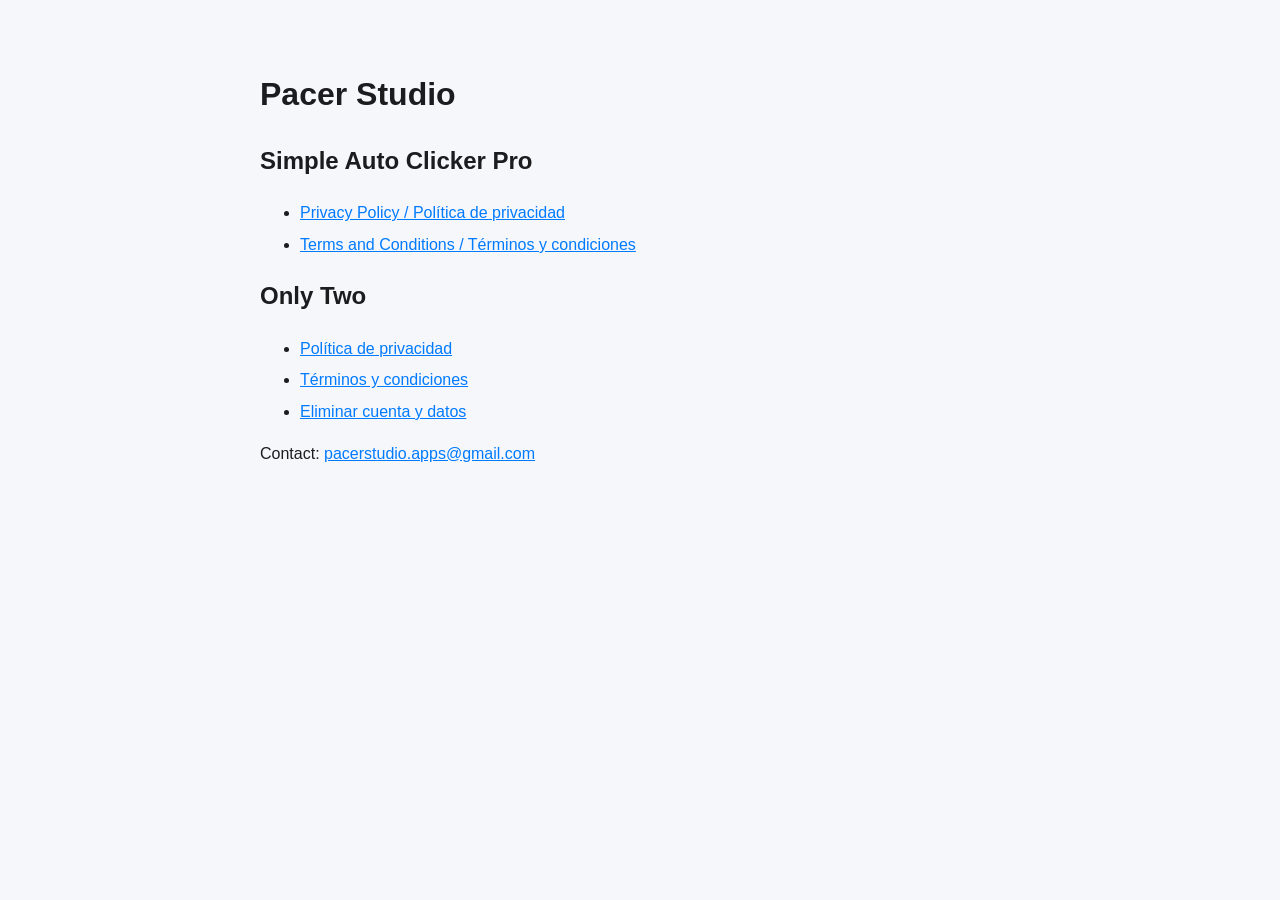
<file: index.html>
<!doctype html>
<html lang="en">
<head>
<meta charset="utf-8">
<meta name="viewport" content="width=device-width, initial-scale=1">
<title>Pacer Studio</title>
<style>body{font-family:-apple-system,Segoe UI,Roboto,Arial,sans-serif;line-height:1.6;color:#1c1c1e;background:#f5f7fb;margin:0}main{max-width:760px;margin:0 auto;padding:48px 20px}a{color:#007aff}li{margin:6px 0}</style>
</head>
<body>
<main>
<h1>Pacer Studio</h1>
<h2>Simple Auto Clicker Pro</h2>
<ul>
<li><a href="privacy.html">Privacy Policy / Pol&iacute;tica de privacidad</a></li>
<li><a href="terms.html">Terms and Conditions / T&eacute;rminos y condiciones</a></li>
</ul>
<h2>Only Two</h2>
<ul>
<li><a href="onlytwo/privacidad.html">Pol&iacute;tica de privacidad</a></li>
<li><a href="onlytwo/terminos.html">T&eacute;rminos y condiciones</a></li>
<li><a href="onlytwo/eliminar-cuenta.html">Eliminar cuenta y datos</a></li>
</ul>
<p>Contact: <a href="mailto:pacerstudio.apps@gmail.com">pacerstudio.apps@gmail.com</a></p>
</main>
</body>
</html>
</file>
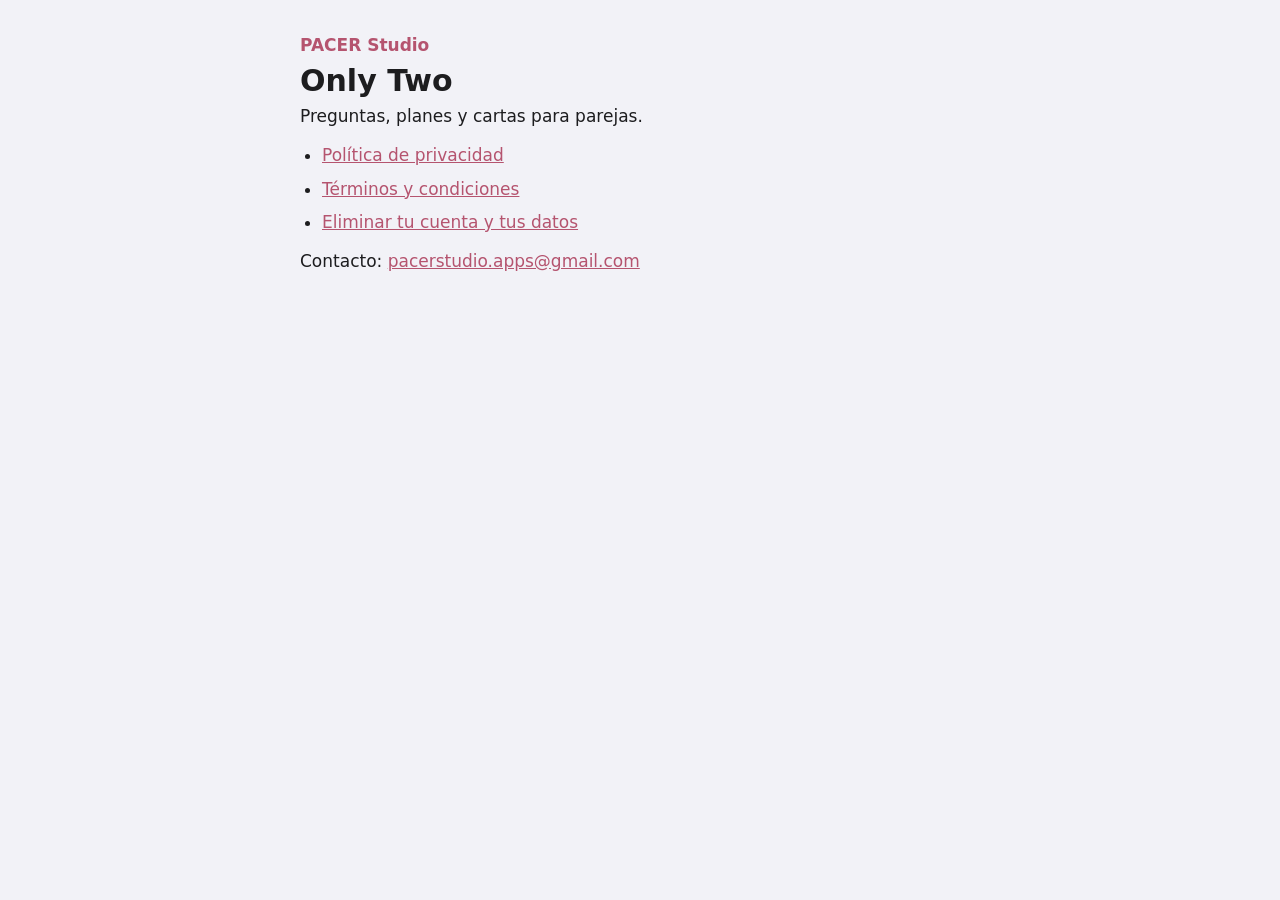
<file: onlytwo/index.html>
<!doctype html>
<html lang="es">
<head>
<meta charset="utf-8">
<meta name="viewport" content="width=device-width, initial-scale=1">
<title>Only Two</title>
<link rel="stylesheet" href="legal.css">
</head>
<body>
<main>
<p class="app">PACER Studio</p>
<h1>Only Two</h1>
<p>Preguntas, planes y cartas para parejas.</p>
<ul>
  <li><a href="privacidad.html">Política de privacidad</a></li>
  <li><a href="terminos.html">Términos y condiciones</a></li>
  <li><a href="eliminar-cuenta.html">Eliminar tu cuenta y tus datos</a></li>
</ul>
<p>Contacto: <a href="mailto:pacerstudio.apps@gmail.com">pacerstudio.apps@gmail.com</a></p>
</main>
</body>
</html>
</file>
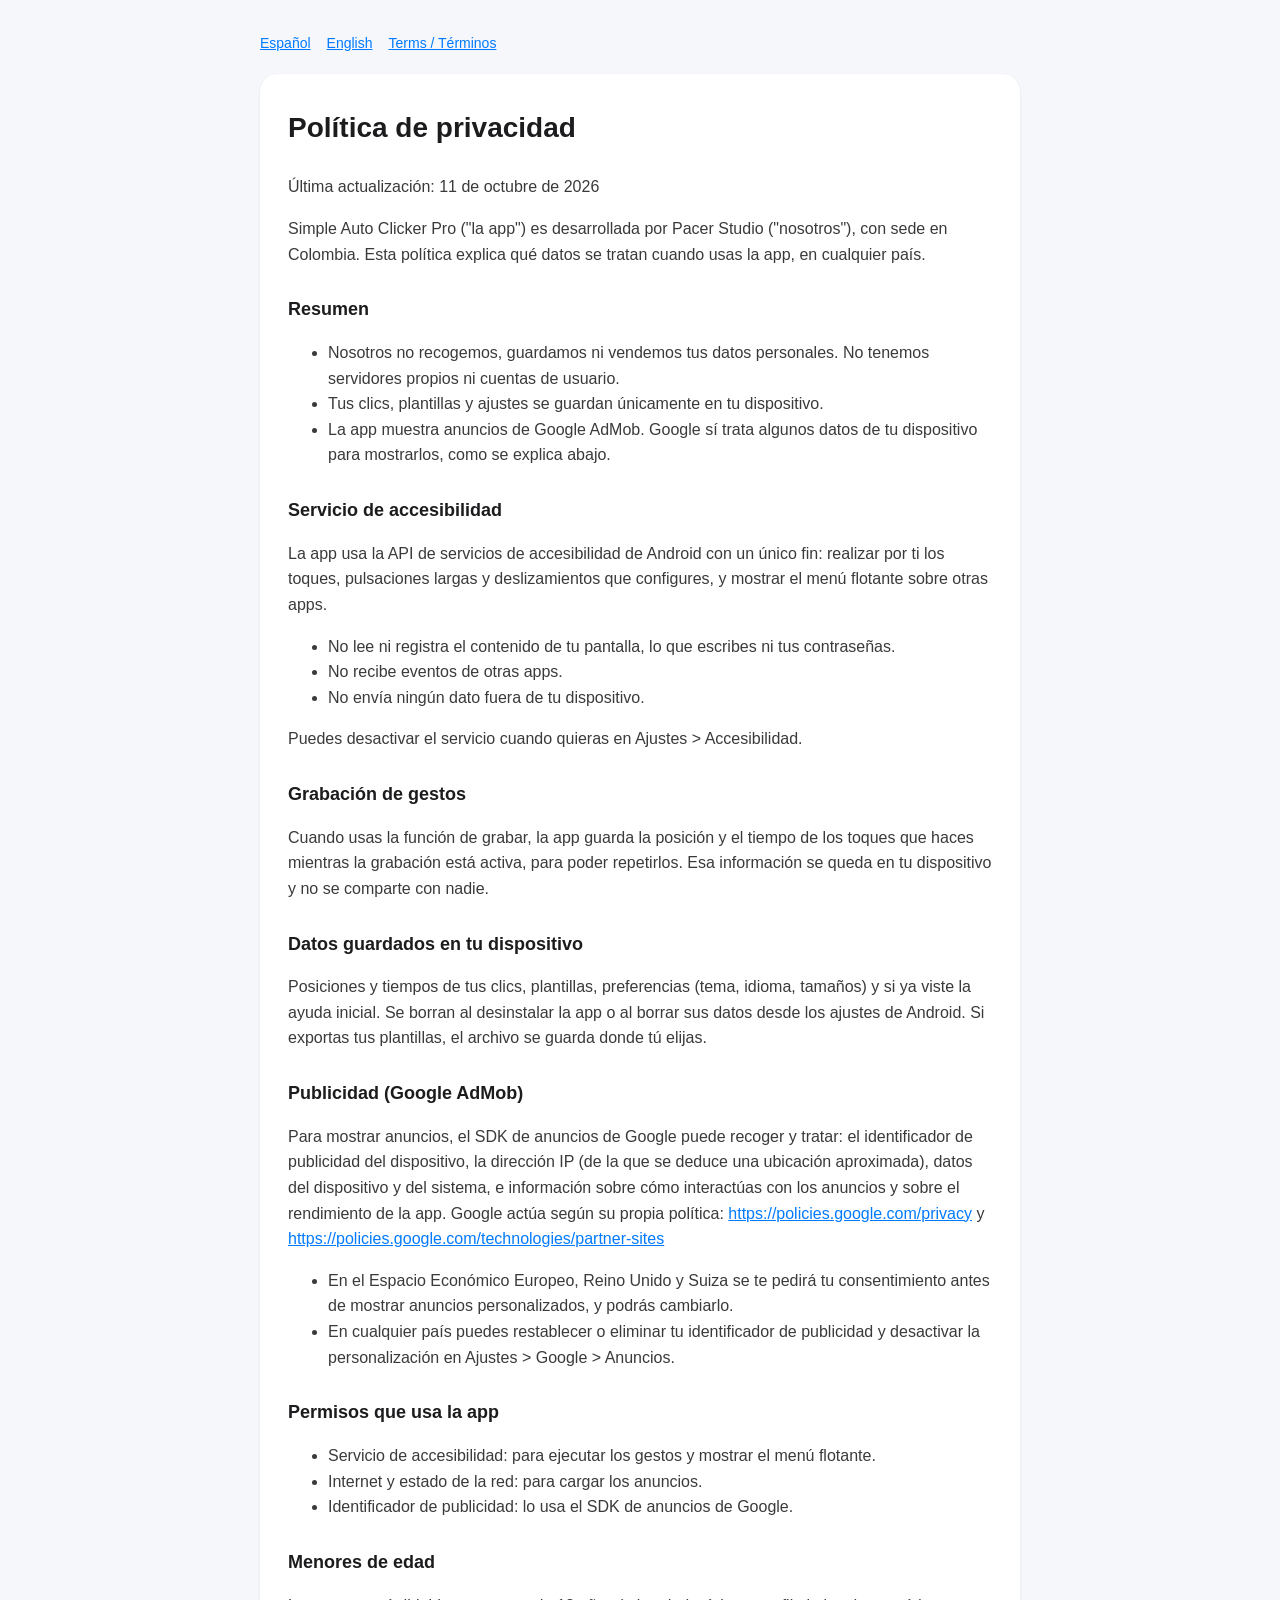
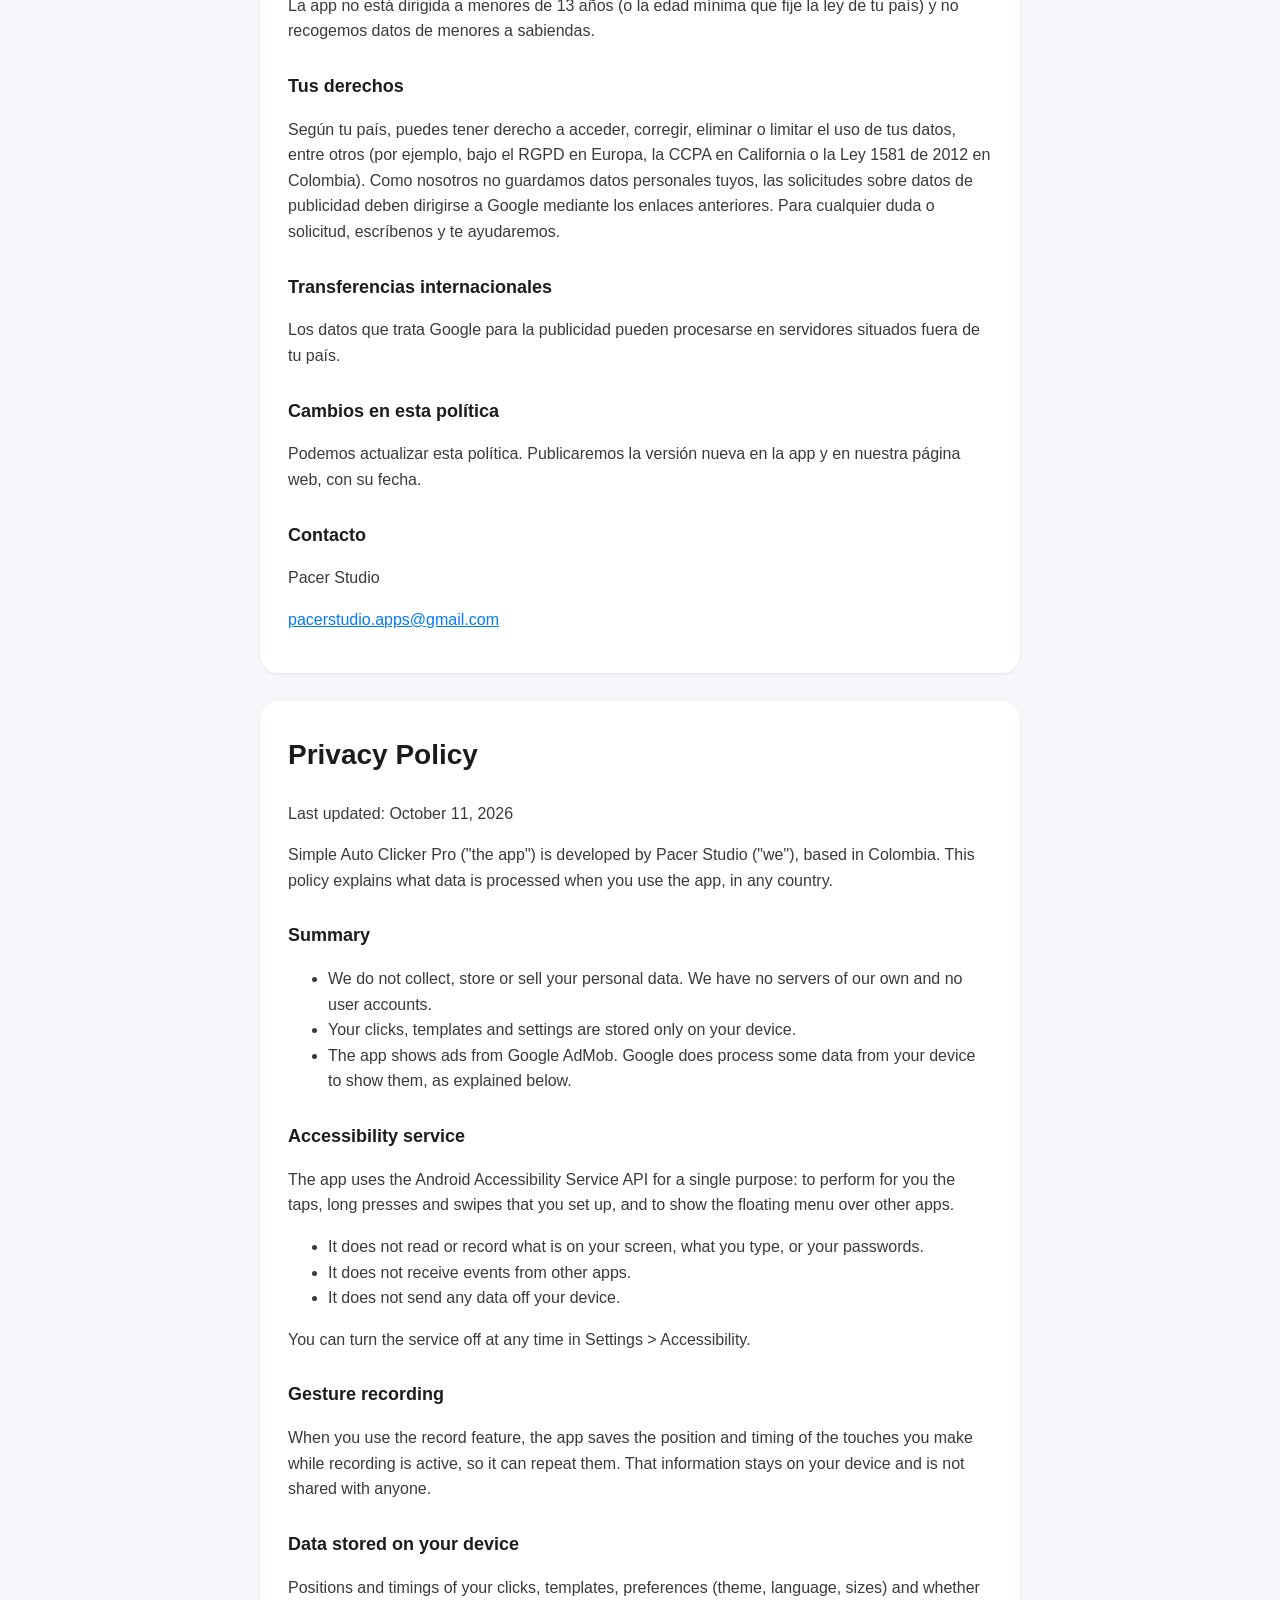
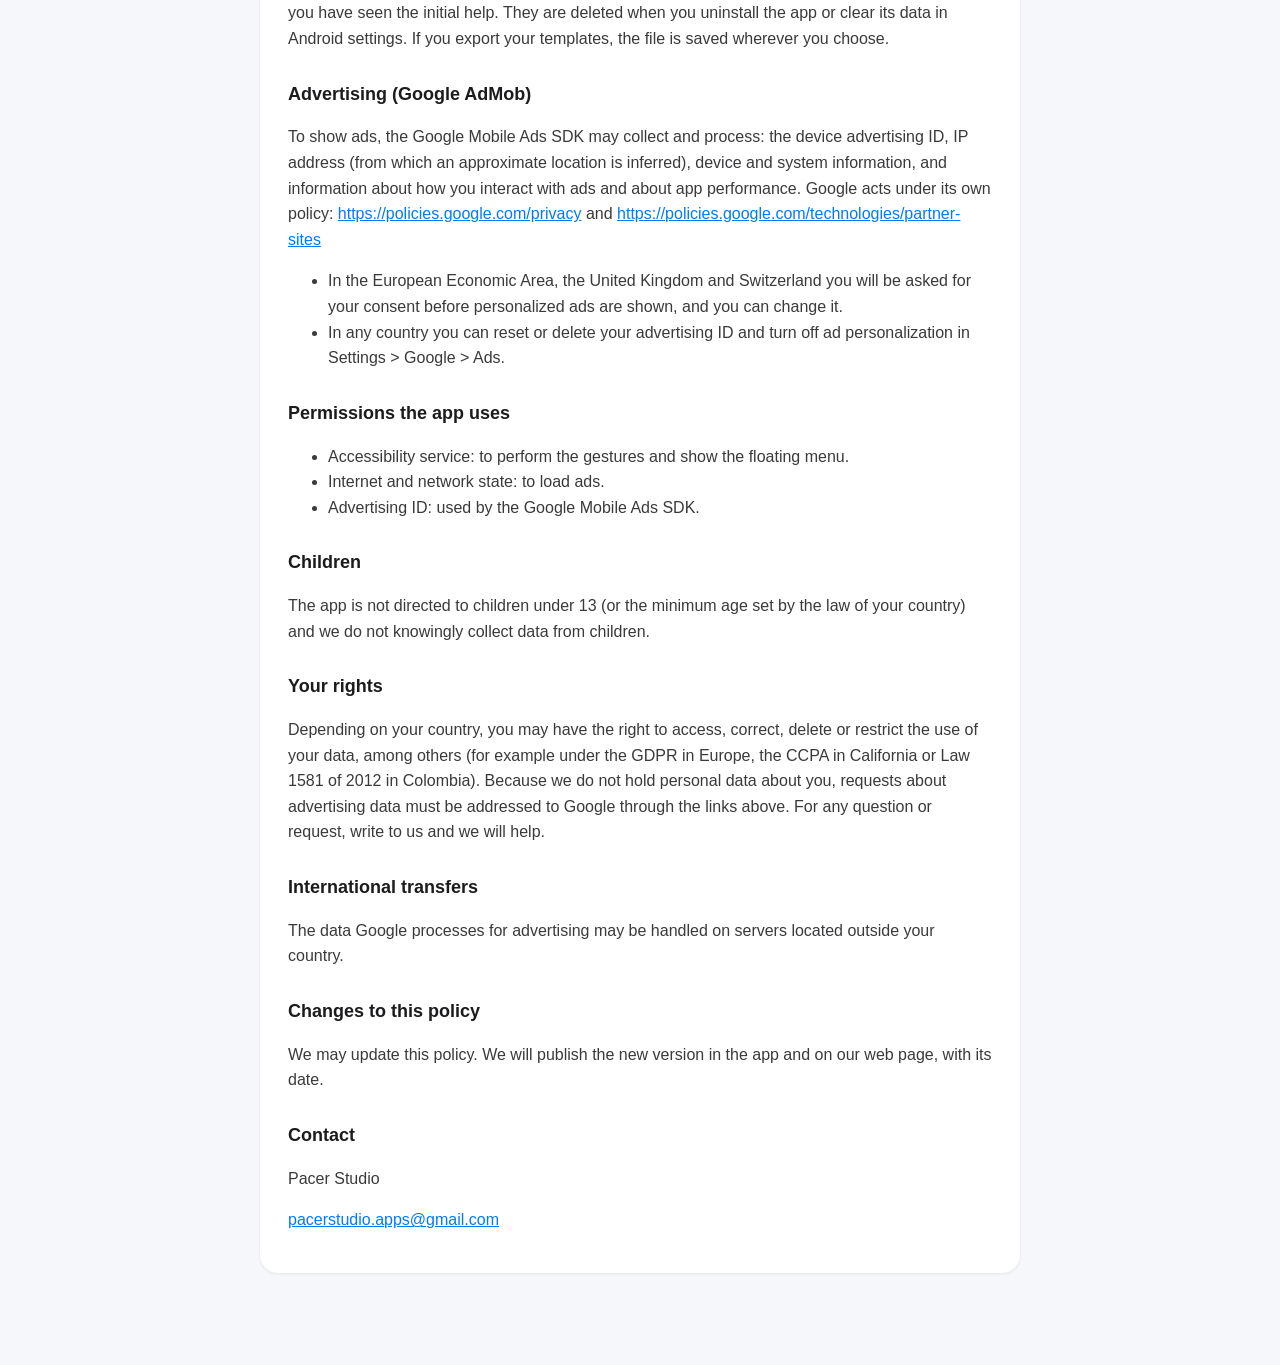
<file: privacy.html>
<!doctype html>
<html lang="es">
<head>
<meta charset="utf-8">
<meta name="viewport" content="width=device-width, initial-scale=1">
<title>Privacy Policy - Simple Auto Clicker Pro</title>
<style>body{font-family:-apple-system,Segoe UI,Roboto,Arial,sans-serif;line-height:1.6;color:#1c1c1e;background:#f5f7fb;margin:0}main{max-width:760px;margin:0 auto;padding:32px 20px 64px}section{background:#fff;border-radius:18px;padding:8px 28px 24px;margin-bottom:28px;box-shadow:0 1px 3px rgba(0,0,0,.08)}h1{font-size:28px;margin-top:24px}h2{font-size:18px;margin-top:28px}p,li{color:#3a3a3c}a{color:#007aff}nav{margin-bottom:20px;font-size:14px}nav a{margin-right:16px}</style>
</head>
<body>
<main>
<nav><a href="#es">Espa&ntilde;ol</a><a href="#en">English</a><a href="terms.html">Terms / T&eacute;rminos</a></nav>
<section id="es" lang="es">
<h1>Pol&#237;tica de privacidad</h1>
<p>&#218;ltima actualizaci&#243;n: 11 de octubre de 2026</p>
<p>Simple Auto Clicker Pro (&quot;la app&quot;) es desarrollada por Pacer Studio (&quot;nosotros&quot;), con sede en Colombia. Esta pol&#237;tica explica qu&#233; datos se tratan cuando usas la app, en cualquier pa&#237;s.</p>
<h2>Resumen</h2>
<ul>
<li>Nosotros no recogemos, guardamos ni vendemos tus datos personales. No tenemos servidores propios ni cuentas de usuario.</li>
<li>Tus clics, plantillas y ajustes se guardan &#250;nicamente en tu dispositivo.</li>
<li>La app muestra anuncios de Google AdMob. Google s&#237; trata algunos datos de tu dispositivo para mostrarlos, como se explica abajo.</li>
</ul>
<h2>Servicio de accesibilidad</h2>
<p>La app usa la API de servicios de accesibilidad de Android con un &#250;nico fin: realizar por ti los toques, pulsaciones largas y deslizamientos que configures, y mostrar el men&#250; flotante sobre otras apps.</p>
<ul>
<li>No lee ni registra el contenido de tu pantalla, lo que escribes ni tus contrase&#241;as.</li>
<li>No recibe eventos de otras apps.</li>
<li>No env&#237;a ning&#250;n dato fuera de tu dispositivo.</li>
</ul>
<p>Puedes desactivar el servicio cuando quieras en Ajustes &gt; Accesibilidad.</p>
<h2>Grabaci&#243;n de gestos</h2>
<p>Cuando usas la funci&#243;n de grabar, la app guarda la posici&#243;n y el tiempo de los toques que haces mientras la grabaci&#243;n est&#225; activa, para poder repetirlos. Esa informaci&#243;n se queda en tu dispositivo y no se comparte con nadie.</p>
<h2>Datos guardados en tu dispositivo</h2>
<p>Posiciones y tiempos de tus clics, plantillas, preferencias (tema, idioma, tama&#241;os) y si ya viste la ayuda inicial. Se borran al desinstalar la app o al borrar sus datos desde los ajustes de Android. Si exportas tus plantillas, el archivo se guarda donde t&#250; elijas.</p>
<h2>Publicidad (Google AdMob)</h2>
<p>Para mostrar anuncios, el SDK de anuncios de Google puede recoger y tratar: el identificador de publicidad del dispositivo, la direcci&#243;n IP (de la que se deduce una ubicaci&#243;n aproximada), datos del dispositivo y del sistema, e informaci&#243;n sobre c&#243;mo interact&#250;as con los anuncios y sobre el rendimiento de la app. Google act&#250;a seg&#250;n su propia pol&#237;tica: <a href="https://policies.google.com/privacy">https://policies.google.com/privacy</a> y <a href="https://policies.google.com/technologies/partner-sites">https://policies.google.com/technologies/partner-sites</a></p>
<ul>
<li>En el Espacio Econ&#243;mico Europeo, Reino Unido y Suiza se te pedir&#225; tu consentimiento antes de mostrar anuncios personalizados, y podr&#225;s cambiarlo.</li>
<li>En cualquier pa&#237;s puedes restablecer o eliminar tu identificador de publicidad y desactivar la personalizaci&#243;n en Ajustes &gt; Google &gt; Anuncios.</li>
</ul>
<h2>Permisos que usa la app</h2>
<ul>
<li>Servicio de accesibilidad: para ejecutar los gestos y mostrar el men&#250; flotante.</li>
<li>Internet y estado de la red: para cargar los anuncios.</li>
<li>Identificador de publicidad: lo usa el SDK de anuncios de Google.</li>
</ul>
<h2>Menores de edad</h2>
<p>La app no est&#225; dirigida a menores de 13 a&#241;os (o la edad m&#237;nima que fije la ley de tu pa&#237;s) y no recogemos datos de menores a sabiendas.</p>
<h2>Tus derechos</h2>
<p>Seg&#250;n tu pa&#237;s, puedes tener derecho a acceder, corregir, eliminar o limitar el uso de tus datos, entre otros (por ejemplo, bajo el RGPD en Europa, la CCPA en California o la Ley 1581 de 2012 en Colombia). Como nosotros no guardamos datos personales tuyos, las solicitudes sobre datos de publicidad deben dirigirse a Google mediante los enlaces anteriores. Para cualquier duda o solicitud, escr&#237;benos y te ayudaremos.</p>
<h2>Transferencias internacionales</h2>
<p>Los datos que trata Google para la publicidad pueden procesarse en servidores situados fuera de tu pa&#237;s.</p>
<h2>Cambios en esta pol&#237;tica</h2>
<p>Podemos actualizar esta pol&#237;tica. Publicaremos la versi&#243;n nueva en la app y en nuestra p&#225;gina web, con su fecha.</p>
<h2>Contacto</h2>
<p>Pacer Studio</p>
<p><a href="mailto:pacerstudio.apps@gmail.com">pacerstudio.apps@gmail.com</a></p>
</section>
<section id="en" lang="en">
<h1>Privacy Policy</h1>
<p>Last updated: October 11, 2026</p>
<p>Simple Auto Clicker Pro (&quot;the app&quot;) is developed by Pacer Studio (&quot;we&quot;), based in Colombia. This policy explains what data is processed when you use the app, in any country.</p>
<h2>Summary</h2>
<ul>
<li>We do not collect, store or sell your personal data. We have no servers of our own and no user accounts.</li>
<li>Your clicks, templates and settings are stored only on your device.</li>
<li>The app shows ads from Google AdMob. Google does process some data from your device to show them, as explained below.</li>
</ul>
<h2>Accessibility service</h2>
<p>The app uses the Android Accessibility Service API for a single purpose: to perform for you the taps, long presses and swipes that you set up, and to show the floating menu over other apps.</p>
<ul>
<li>It does not read or record what is on your screen, what you type, or your passwords.</li>
<li>It does not receive events from other apps.</li>
<li>It does not send any data off your device.</li>
</ul>
<p>You can turn the service off at any time in Settings &gt; Accessibility.</p>
<h2>Gesture recording</h2>
<p>When you use the record feature, the app saves the position and timing of the touches you make while recording is active, so it can repeat them. That information stays on your device and is not shared with anyone.</p>
<h2>Data stored on your device</h2>
<p>Positions and timings of your clicks, templates, preferences (theme, language, sizes) and whether you have seen the initial help. They are deleted when you uninstall the app or clear its data in Android settings. If you export your templates, the file is saved wherever you choose.</p>
<h2>Advertising (Google AdMob)</h2>
<p>To show ads, the Google Mobile Ads SDK may collect and process: the device advertising ID, IP address (from which an approximate location is inferred), device and system information, and information about how you interact with ads and about app performance. Google acts under its own policy: <a href="https://policies.google.com/privacy">https://policies.google.com/privacy</a> and <a href="https://policies.google.com/technologies/partner-sites">https://policies.google.com/technologies/partner-sites</a></p>
<ul>
<li>In the European Economic Area, the United Kingdom and Switzerland you will be asked for your consent before personalized ads are shown, and you can change it.</li>
<li>In any country you can reset or delete your advertising ID and turn off ad personalization in Settings &gt; Google &gt; Ads.</li>
</ul>
<h2>Permissions the app uses</h2>
<ul>
<li>Accessibility service: to perform the gestures and show the floating menu.</li>
<li>Internet and network state: to load ads.</li>
<li>Advertising ID: used by the Google Mobile Ads SDK.</li>
</ul>
<h2>Children</h2>
<p>The app is not directed to children under 13 (or the minimum age set by the law of your country) and we do not knowingly collect data from children.</p>
<h2>Your rights</h2>
<p>Depending on your country, you may have the right to access, correct, delete or restrict the use of your data, among others (for example under the GDPR in Europe, the CCPA in California or Law 1581 of 2012 in Colombia). Because we do not hold personal data about you, requests about advertising data must be addressed to Google through the links above. For any question or request, write to us and we will help.</p>
<h2>International transfers</h2>
<p>The data Google processes for advertising may be handled on servers located outside your country.</p>
<h2>Changes to this policy</h2>
<p>We may update this policy. We will publish the new version in the app and on our web page, with its date.</p>
<h2>Contact</h2>
<p>Pacer Studio</p>
<p><a href="mailto:pacerstudio.apps@gmail.com">pacerstudio.apps@gmail.com</a></p>
</section>
</main>
</body>
</html>
</file>
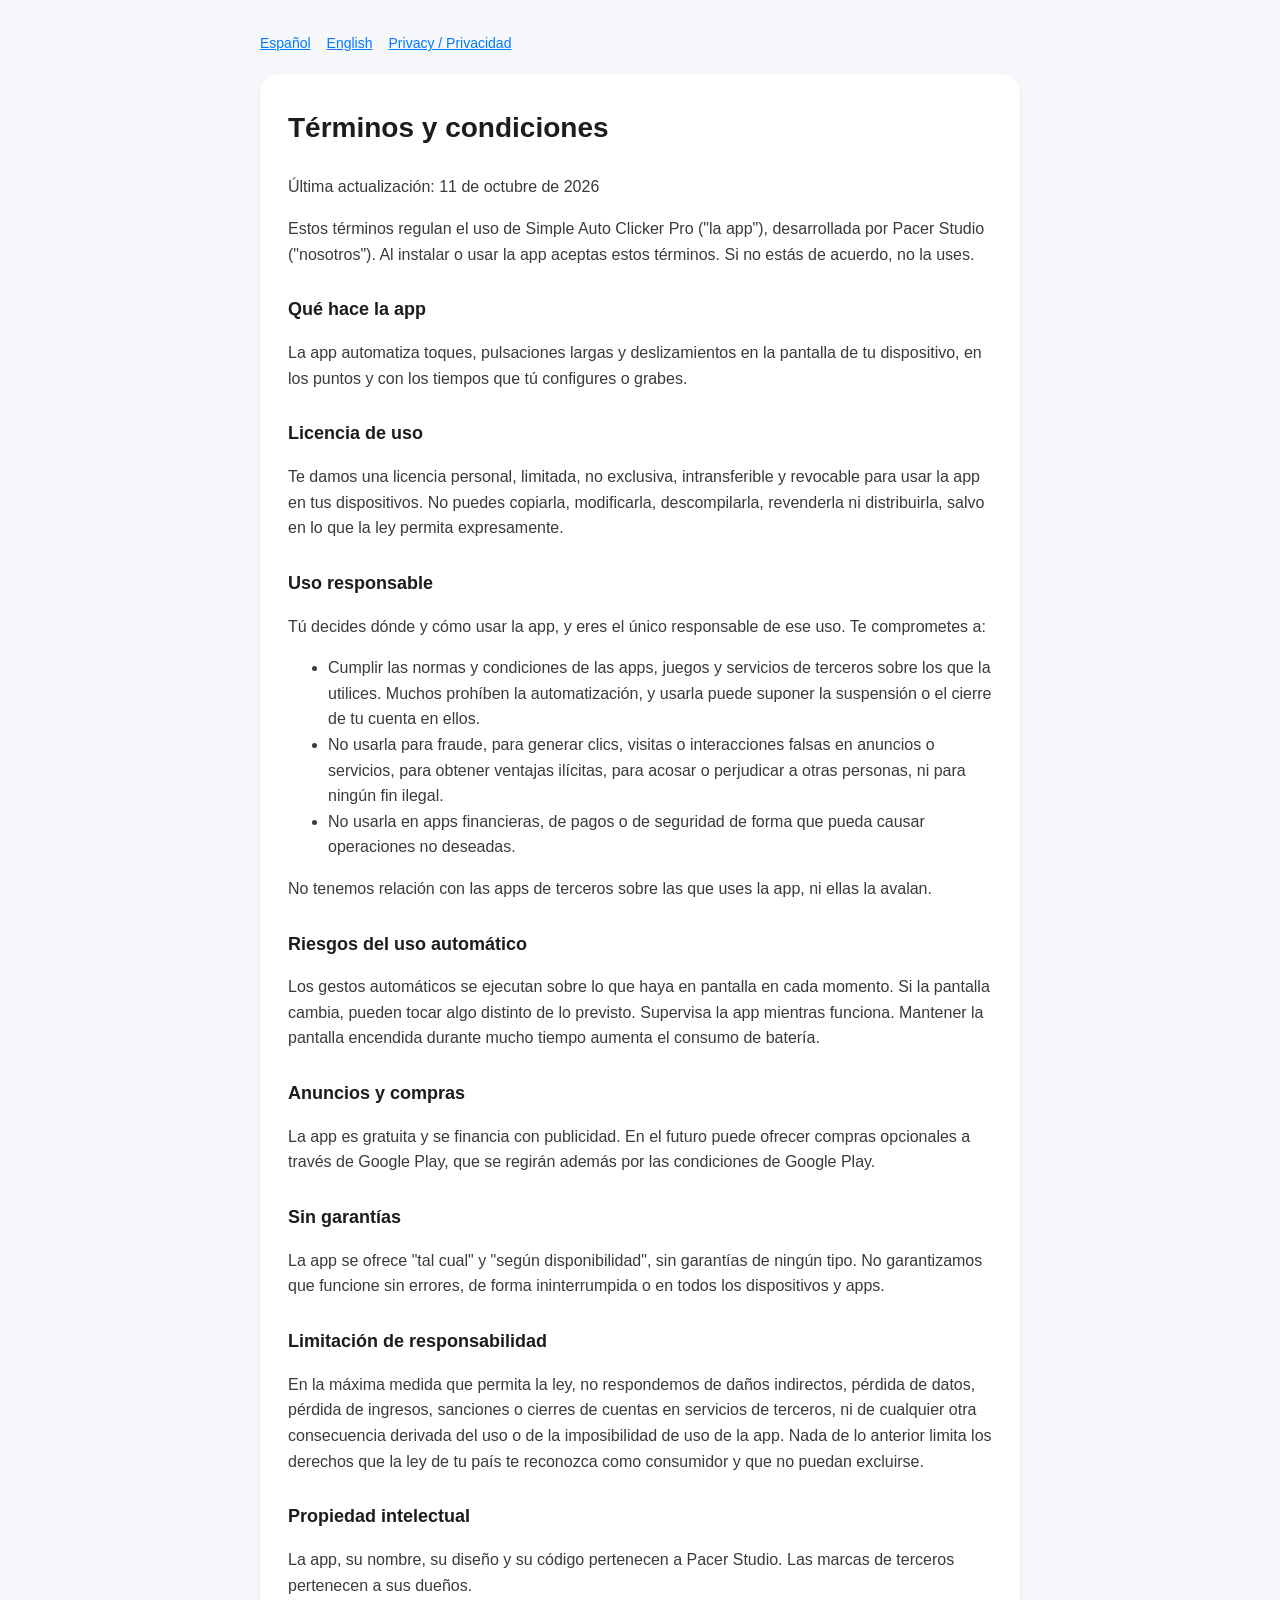
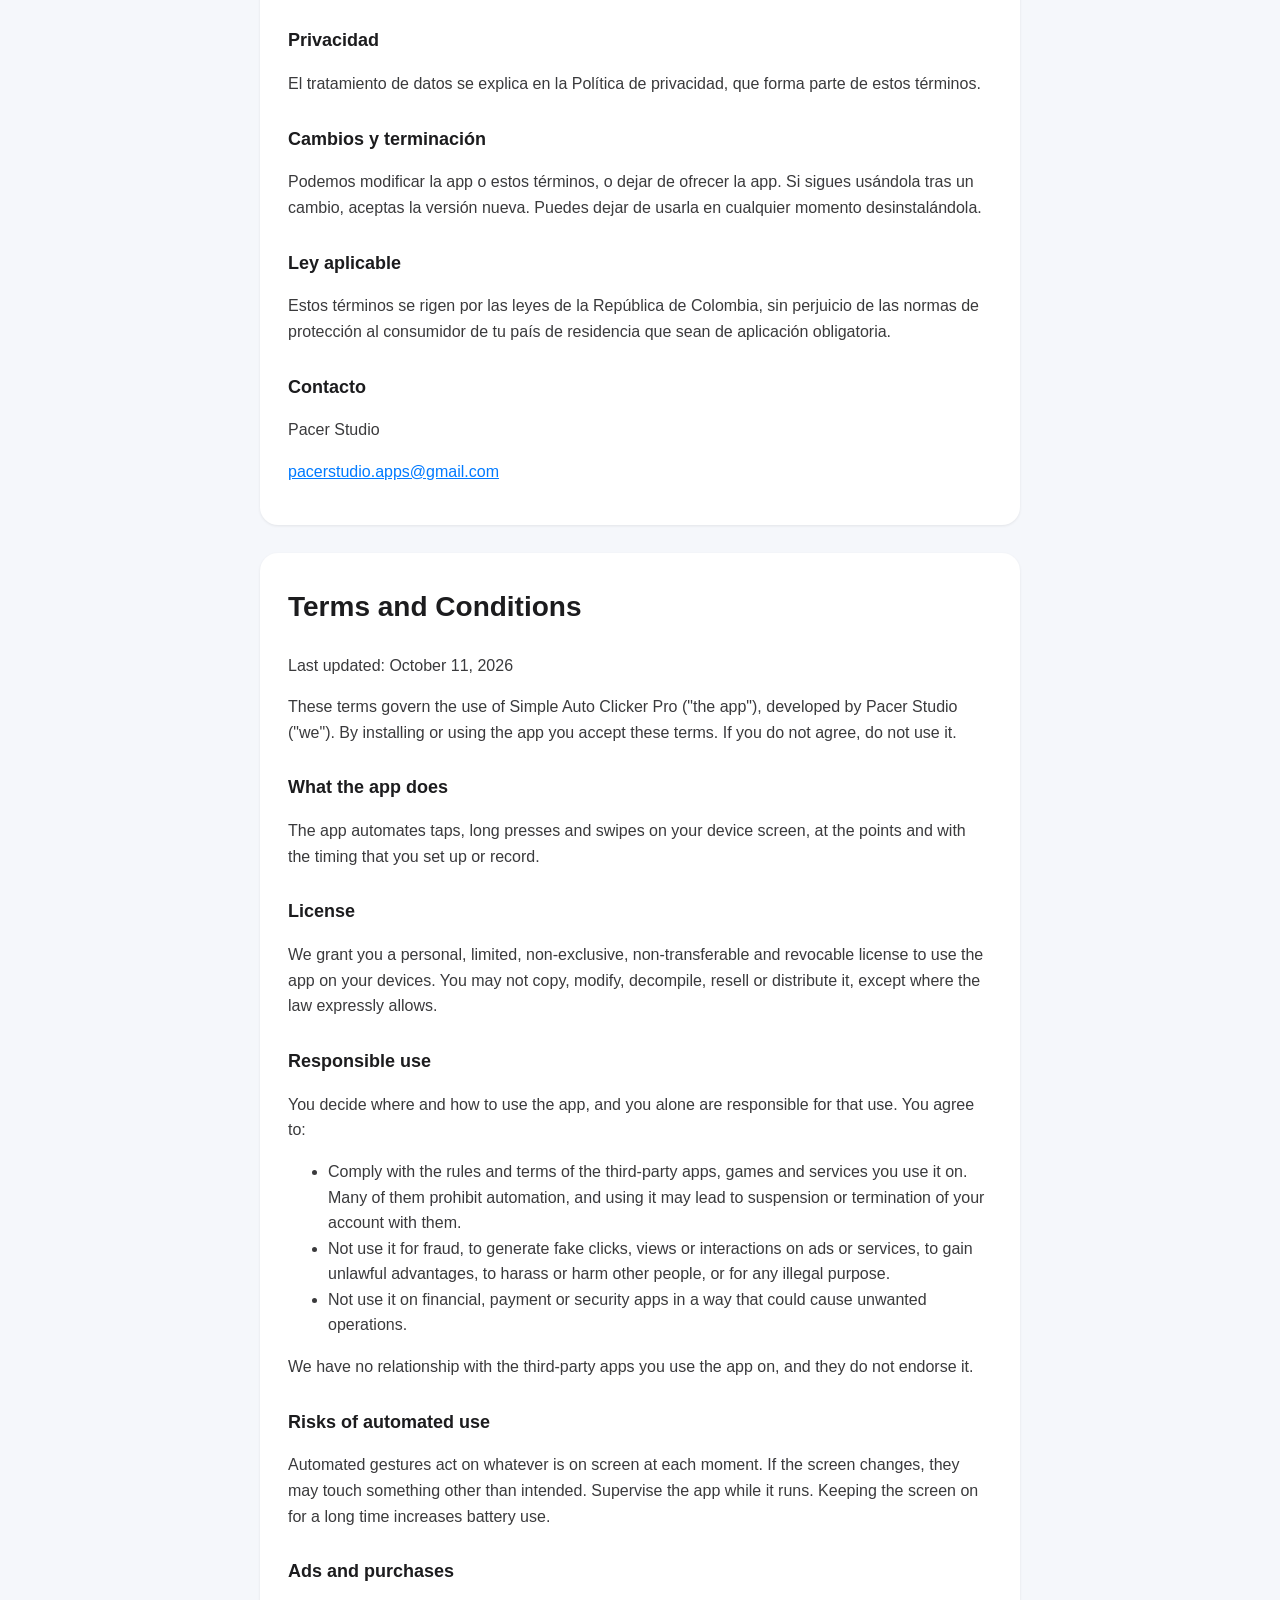
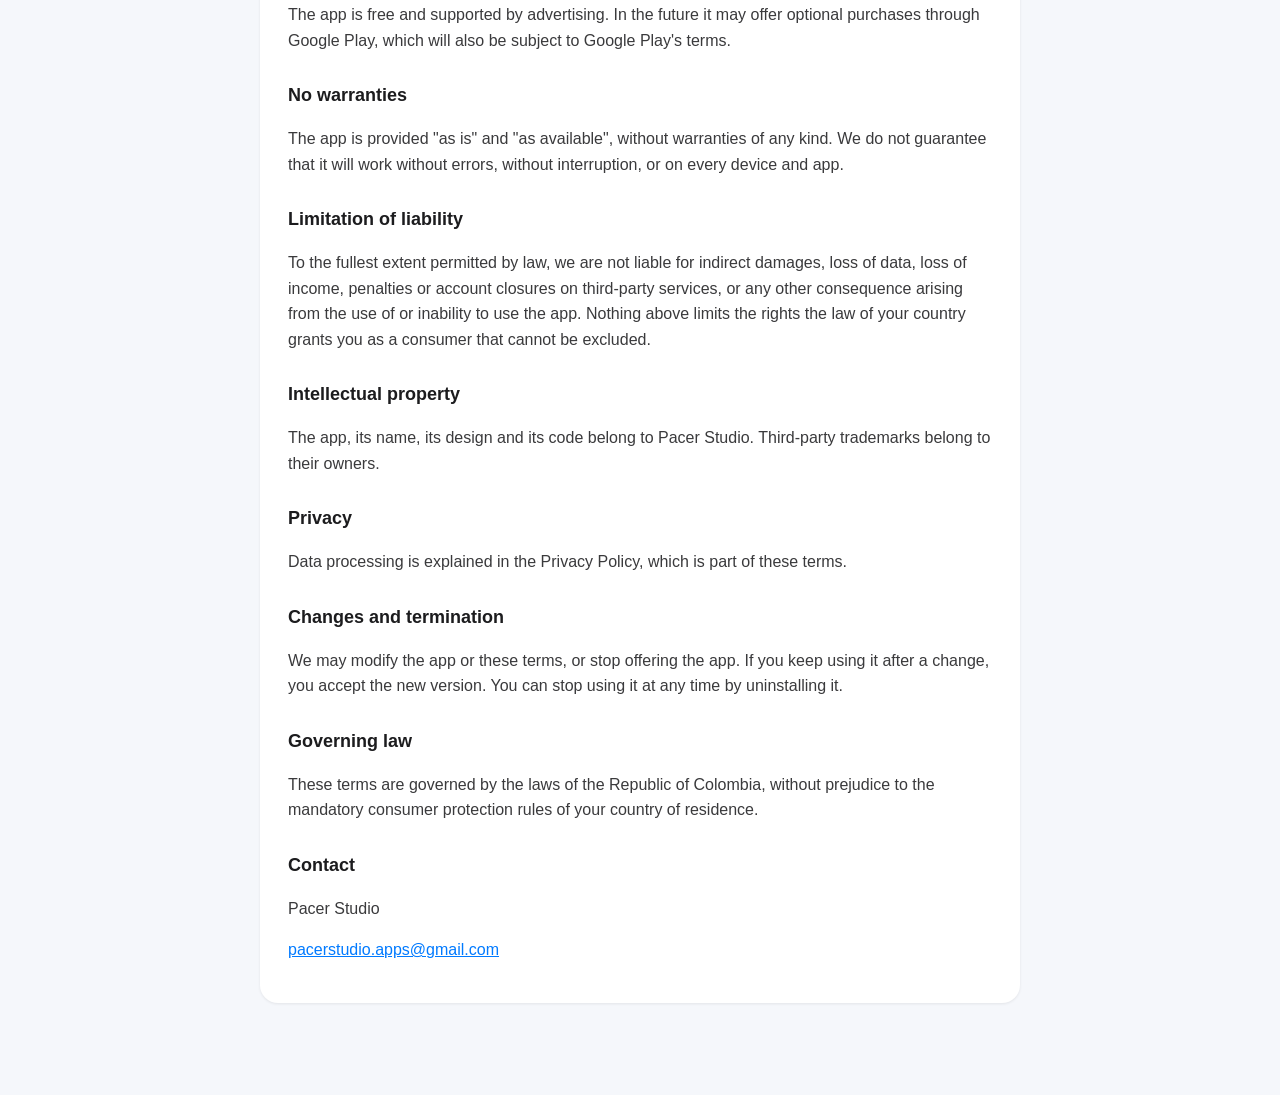
<file: terms.html>
<!doctype html>
<html lang="es">
<head>
<meta charset="utf-8">
<meta name="viewport" content="width=device-width, initial-scale=1">
<title>Terms and Conditions - Simple Auto Clicker Pro</title>
<style>body{font-family:-apple-system,Segoe UI,Roboto,Arial,sans-serif;line-height:1.6;color:#1c1c1e;background:#f5f7fb;margin:0}main{max-width:760px;margin:0 auto;padding:32px 20px 64px}section{background:#fff;border-radius:18px;padding:8px 28px 24px;margin-bottom:28px;box-shadow:0 1px 3px rgba(0,0,0,.08)}h1{font-size:28px;margin-top:24px}h2{font-size:18px;margin-top:28px}p,li{color:#3a3a3c}a{color:#007aff}nav{margin-bottom:20px;font-size:14px}nav a{margin-right:16px}</style>
</head>
<body>
<main>
<nav><a href="#es">Espa&ntilde;ol</a><a href="#en">English</a><a href="privacy.html">Privacy / Privacidad</a></nav>
<section id="es" lang="es">
<h1>T&#233;rminos y condiciones</h1>
<p>&#218;ltima actualizaci&#243;n: 11 de octubre de 2026</p>
<p>Estos t&#233;rminos regulan el uso de Simple Auto Clicker Pro (&quot;la app&quot;), desarrollada por Pacer Studio (&quot;nosotros&quot;). Al instalar o usar la app aceptas estos t&#233;rminos. Si no est&#225;s de acuerdo, no la uses.</p>
<h2>Qu&#233; hace la app</h2>
<p>La app automatiza toques, pulsaciones largas y deslizamientos en la pantalla de tu dispositivo, en los puntos y con los tiempos que t&#250; configures o grabes.</p>
<h2>Licencia de uso</h2>
<p>Te damos una licencia personal, limitada, no exclusiva, intransferible y revocable para usar la app en tus dispositivos. No puedes copiarla, modificarla, descompilarla, revenderla ni distribuirla, salvo en lo que la ley permita expresamente.</p>
<h2>Uso responsable</h2>
<p>T&#250; decides d&#243;nde y c&#243;mo usar la app, y eres el &#250;nico responsable de ese uso. Te comprometes a:</p>
<ul>
<li>Cumplir las normas y condiciones de las apps, juegos y servicios de terceros sobre los que la utilices. Muchos proh&#237;ben la automatizaci&#243;n, y usarla puede suponer la suspensi&#243;n o el cierre de tu cuenta en ellos.</li>
<li>No usarla para fraude, para generar clics, visitas o interacciones falsas en anuncios o servicios, para obtener ventajas il&#237;citas, para acosar o perjudicar a otras personas, ni para ning&#250;n fin ilegal.</li>
<li>No usarla en apps financieras, de pagos o de seguridad de forma que pueda causar operaciones no deseadas.</li>
</ul>
<p>No tenemos relaci&#243;n con las apps de terceros sobre las que uses la app, ni ellas la avalan.</p>
<h2>Riesgos del uso autom&#225;tico</h2>
<p>Los gestos autom&#225;ticos se ejecutan sobre lo que haya en pantalla en cada momento. Si la pantalla cambia, pueden tocar algo distinto de lo previsto. Supervisa la app mientras funciona. Mantener la pantalla encendida durante mucho tiempo aumenta el consumo de bater&#237;a.</p>
<h2>Anuncios y compras</h2>
<p>La app es gratuita y se financia con publicidad. En el futuro puede ofrecer compras opcionales a trav&#233;s de Google Play, que se regir&#225;n adem&#225;s por las condiciones de Google Play.</p>
<h2>Sin garant&#237;as</h2>
<p>La app se ofrece &quot;tal cual&quot; y &quot;seg&#250;n disponibilidad&quot;, sin garant&#237;as de ning&#250;n tipo. No garantizamos que funcione sin errores, de forma ininterrumpida o en todos los dispositivos y apps.</p>
<h2>Limitaci&#243;n de responsabilidad</h2>
<p>En la m&#225;xima medida que permita la ley, no respondemos de da&#241;os indirectos, p&#233;rdida de datos, p&#233;rdida de ingresos, sanciones o cierres de cuentas en servicios de terceros, ni de cualquier otra consecuencia derivada del uso o de la imposibilidad de uso de la app. Nada de lo anterior limita los derechos que la ley de tu pa&#237;s te reconozca como consumidor y que no puedan excluirse.</p>
<h2>Propiedad intelectual</h2>
<p>La app, su nombre, su dise&#241;o y su c&#243;digo pertenecen a Pacer Studio. Las marcas de terceros pertenecen a sus due&#241;os.</p>
<h2>Privacidad</h2>
<p>El tratamiento de datos se explica en la Pol&#237;tica de privacidad, que forma parte de estos t&#233;rminos.</p>
<h2>Cambios y terminaci&#243;n</h2>
<p>Podemos modificar la app o estos t&#233;rminos, o dejar de ofrecer la app. Si sigues us&#225;ndola tras un cambio, aceptas la versi&#243;n nueva. Puedes dejar de usarla en cualquier momento desinstal&#225;ndola.</p>
<h2>Ley aplicable</h2>
<p>Estos t&#233;rminos se rigen por las leyes de la Rep&#250;blica de Colombia, sin perjuicio de las normas de protecci&#243;n al consumidor de tu pa&#237;s de residencia que sean de aplicaci&#243;n obligatoria.</p>
<h2>Contacto</h2>
<p>Pacer Studio</p>
<p><a href="mailto:pacerstudio.apps@gmail.com">pacerstudio.apps@gmail.com</a></p>
</section>
<section id="en" lang="en">
<h1>Terms and Conditions</h1>
<p>Last updated: October 11, 2026</p>
<p>These terms govern the use of Simple Auto Clicker Pro (&quot;the app&quot;), developed by Pacer Studio (&quot;we&quot;). By installing or using the app you accept these terms. If you do not agree, do not use it.</p>
<h2>What the app does</h2>
<p>The app automates taps, long presses and swipes on your device screen, at the points and with the timing that you set up or record.</p>
<h2>License</h2>
<p>We grant you a personal, limited, non-exclusive, non-transferable and revocable license to use the app on your devices. You may not copy, modify, decompile, resell or distribute it, except where the law expressly allows.</p>
<h2>Responsible use</h2>
<p>You decide where and how to use the app, and you alone are responsible for that use. You agree to:</p>
<ul>
<li>Comply with the rules and terms of the third-party apps, games and services you use it on. Many of them prohibit automation, and using it may lead to suspension or termination of your account with them.</li>
<li>Not use it for fraud, to generate fake clicks, views or interactions on ads or services, to gain unlawful advantages, to harass or harm other people, or for any illegal purpose.</li>
<li>Not use it on financial, payment or security apps in a way that could cause unwanted operations.</li>
</ul>
<p>We have no relationship with the third-party apps you use the app on, and they do not endorse it.</p>
<h2>Risks of automated use</h2>
<p>Automated gestures act on whatever is on screen at each moment. If the screen changes, they may touch something other than intended. Supervise the app while it runs. Keeping the screen on for a long time increases battery use.</p>
<h2>Ads and purchases</h2>
<p>The app is free and supported by advertising. In the future it may offer optional purchases through Google Play, which will also be subject to Google Play&#39;s terms.</p>
<h2>No warranties</h2>
<p>The app is provided &quot;as is&quot; and &quot;as available&quot;, without warranties of any kind. We do not guarantee that it will work without errors, without interruption, or on every device and app.</p>
<h2>Limitation of liability</h2>
<p>To the fullest extent permitted by law, we are not liable for indirect damages, loss of data, loss of income, penalties or account closures on third-party services, or any other consequence arising from the use of or inability to use the app. Nothing above limits the rights the law of your country grants you as a consumer that cannot be excluded.</p>
<h2>Intellectual property</h2>
<p>The app, its name, its design and its code belong to Pacer Studio. Third-party trademarks belong to their owners.</p>
<h2>Privacy</h2>
<p>Data processing is explained in the Privacy Policy, which is part of these terms.</p>
<h2>Changes and termination</h2>
<p>We may modify the app or these terms, or stop offering the app. If you keep using it after a change, you accept the new version. You can stop using it at any time by uninstalling it.</p>
<h2>Governing law</h2>
<p>These terms are governed by the laws of the Republic of Colombia, without prejudice to the mandatory consumer protection rules of your country of residence.</p>
<h2>Contact</h2>
<p>Pacer Studio</p>
<p><a href="mailto:pacerstudio.apps@gmail.com">pacerstudio.apps@gmail.com</a></p>
</section>
</main>
</body>
</html>
</file>
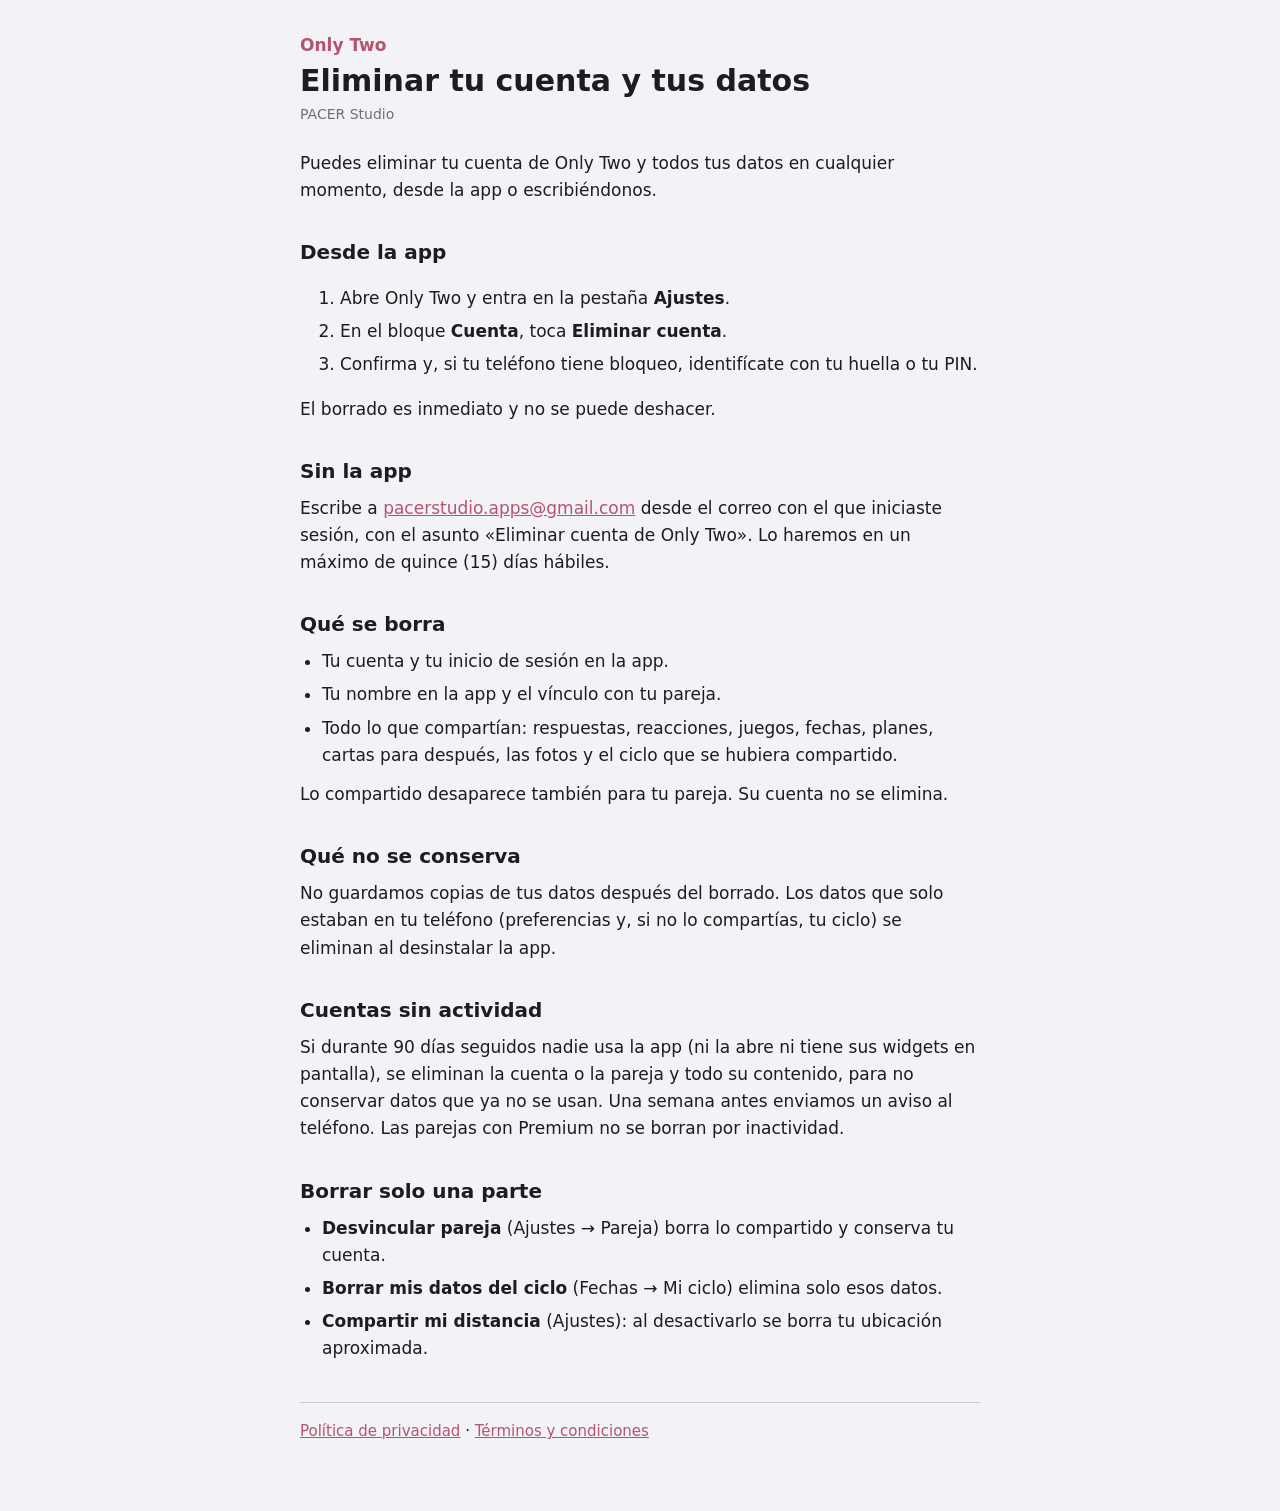
<file: onlytwo/eliminar-cuenta.html>
<!doctype html>
<html lang="es">
<head>
<meta charset="utf-8">
<meta name="viewport" content="width=device-width, initial-scale=1">
<title>Eliminar tu cuenta · Only Two</title>
<link rel="stylesheet" href="legal.css">
</head>
<body>
<main>

<p class="app">Only Two</p>
<h1>Eliminar tu cuenta y tus datos</h1>
<p class="date">PACER Studio</p>

<p>Puedes eliminar tu cuenta de Only Two y todos tus datos en cualquier momento, desde la app o escribiéndonos.</p>

<h2>Desde la app</h2>
<ol>
  <li>Abre Only Two y entra en la pestaña <strong>Ajustes</strong>.</li>
  <li>En el bloque <strong>Cuenta</strong>, toca <strong>Eliminar cuenta</strong>.</li>
  <li>Confirma y, si tu teléfono tiene bloqueo, identifícate con tu huella o tu PIN.</li>
</ol>
<p>El borrado es inmediato y no se puede deshacer.</p>

<h2>Sin la app</h2>
<p>Escribe a <a href="mailto:pacerstudio.apps@gmail.com">pacerstudio.apps@gmail.com</a> desde el correo con el que iniciaste sesión, con el asunto «Eliminar cuenta de Only Two». Lo haremos en un máximo de quince (15) días hábiles.</p>

<h2>Qué se borra</h2>
<ul>
  <li>Tu cuenta y tu inicio de sesión en la app.</li>
  <li>Tu nombre en la app y el vínculo con tu pareja.</li>
  <li>Todo lo que compartían: respuestas, reacciones, juegos, fechas, planes, cartas para después, las fotos y el ciclo que se hubiera compartido.</li>
</ul>
<p>Lo compartido desaparece también para tu pareja. Su cuenta no se elimina.</p>

<h2>Qué no se conserva</h2>
<p>No guardamos copias de tus datos después del borrado. Los datos que solo estaban en tu teléfono (preferencias y, si no lo compartías, tu ciclo) se eliminan al desinstalar la app.</p>

<h2>Cuentas sin actividad</h2>
<p>Si durante 90 días seguidos nadie usa la app (ni la abre ni tiene sus widgets en pantalla), se eliminan la cuenta o la pareja y todo su contenido, para no conservar datos que ya no se usan. Una semana antes enviamos un aviso al teléfono. Las parejas con Premium no se borran por inactividad.</p>

<h2>Borrar solo una parte</h2>
<ul>
  <li><strong>Desvincular pareja</strong> (Ajustes → Pareja) borra lo compartido y conserva tu cuenta.</li>
  <li><strong>Borrar mis datos del ciclo</strong> (Fechas → Mi ciclo) elimina solo esos datos.</li>
  <li><strong>Compartir mi distancia</strong> (Ajustes): al desactivarlo se borra tu ubicación aproximada.</li>
</ul>

<p class="foot"><a href="privacidad.html">Política de privacidad</a> · <a href="terminos.html">Términos y condiciones</a></p>

</main>
</body>
</html>
</file>
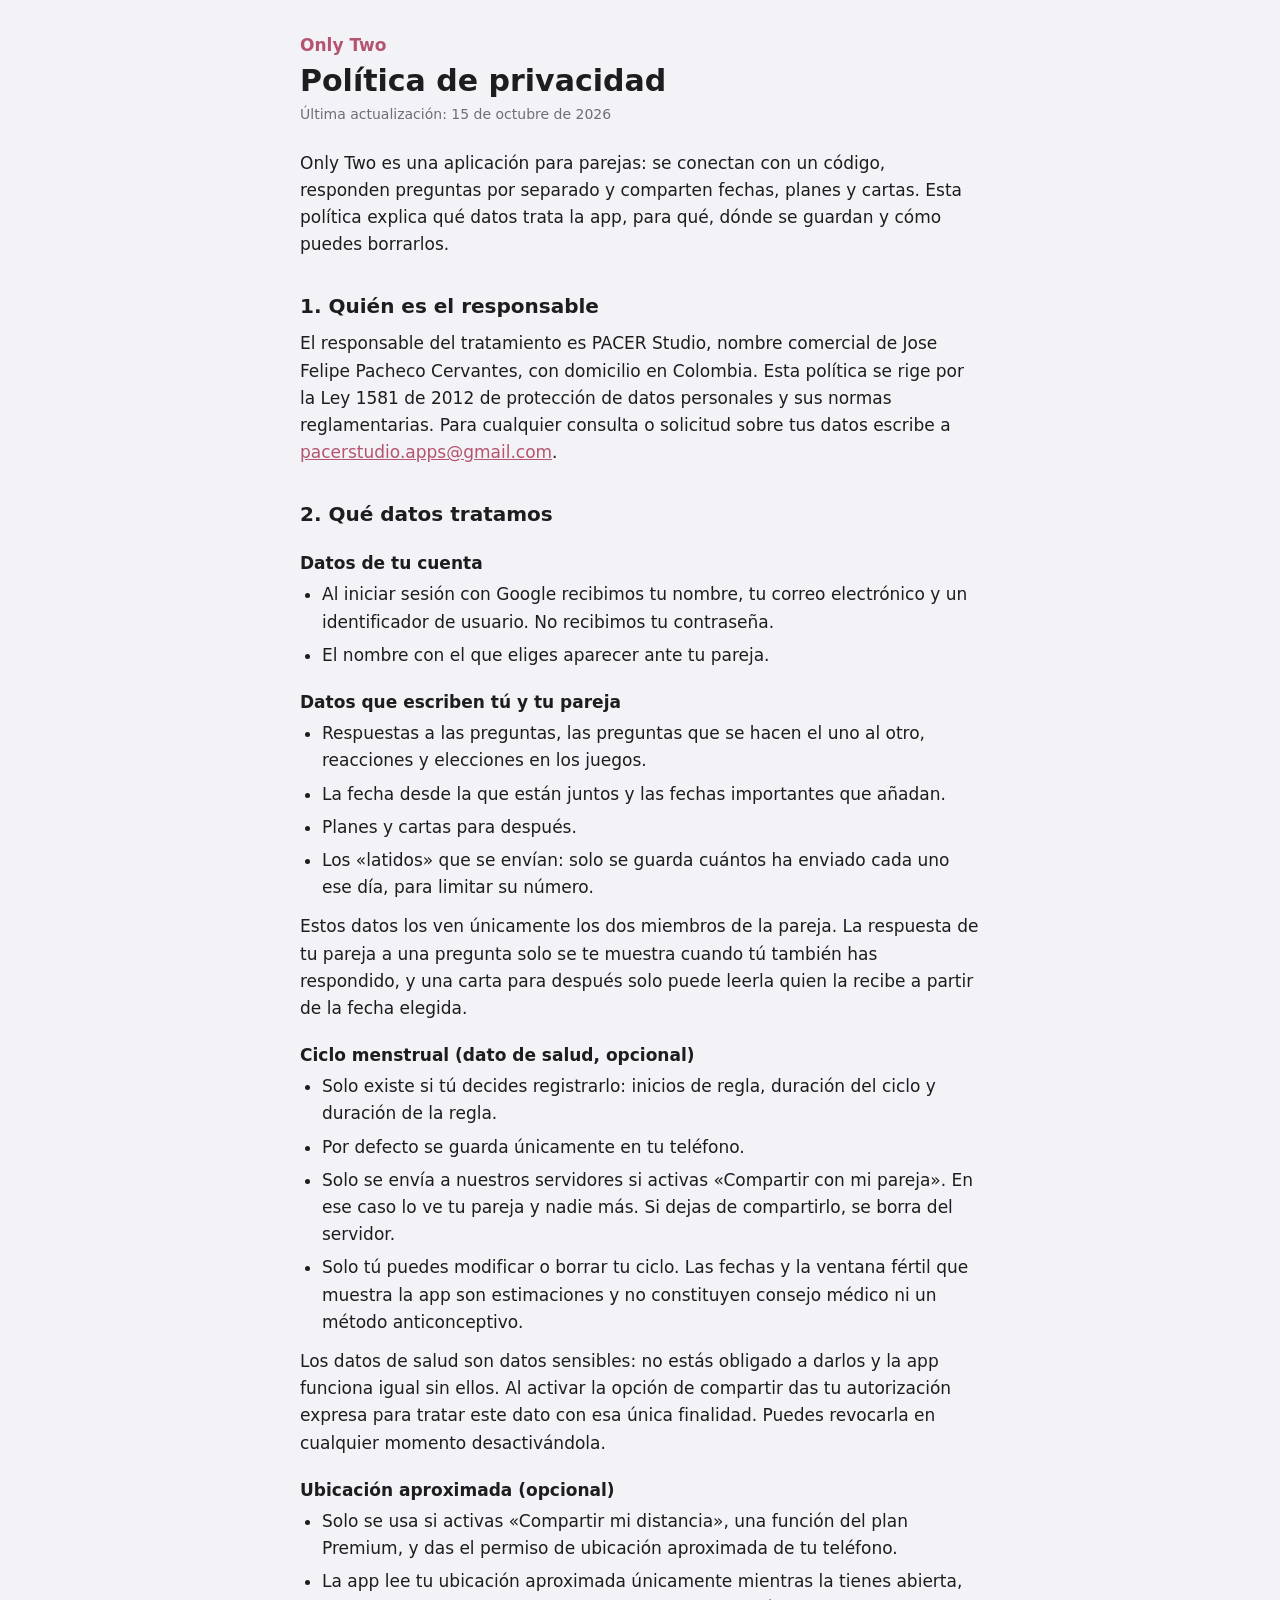
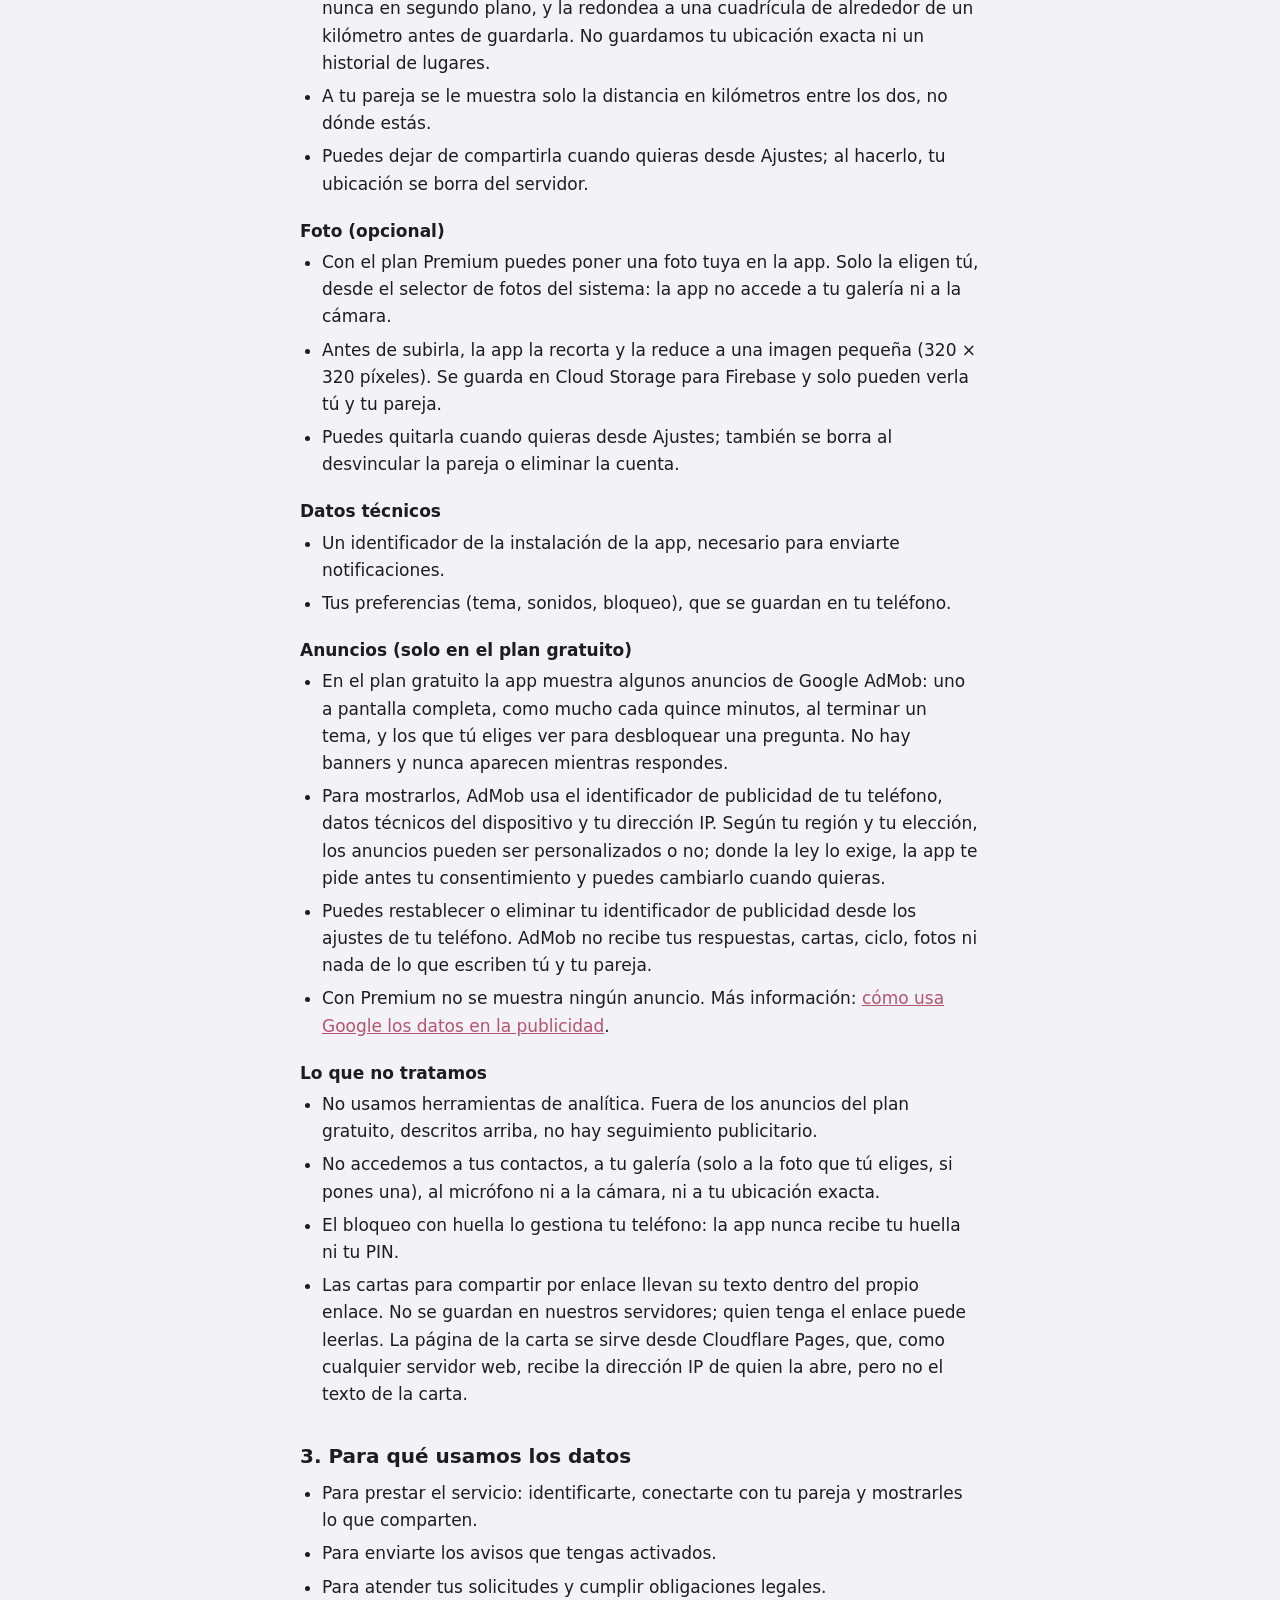
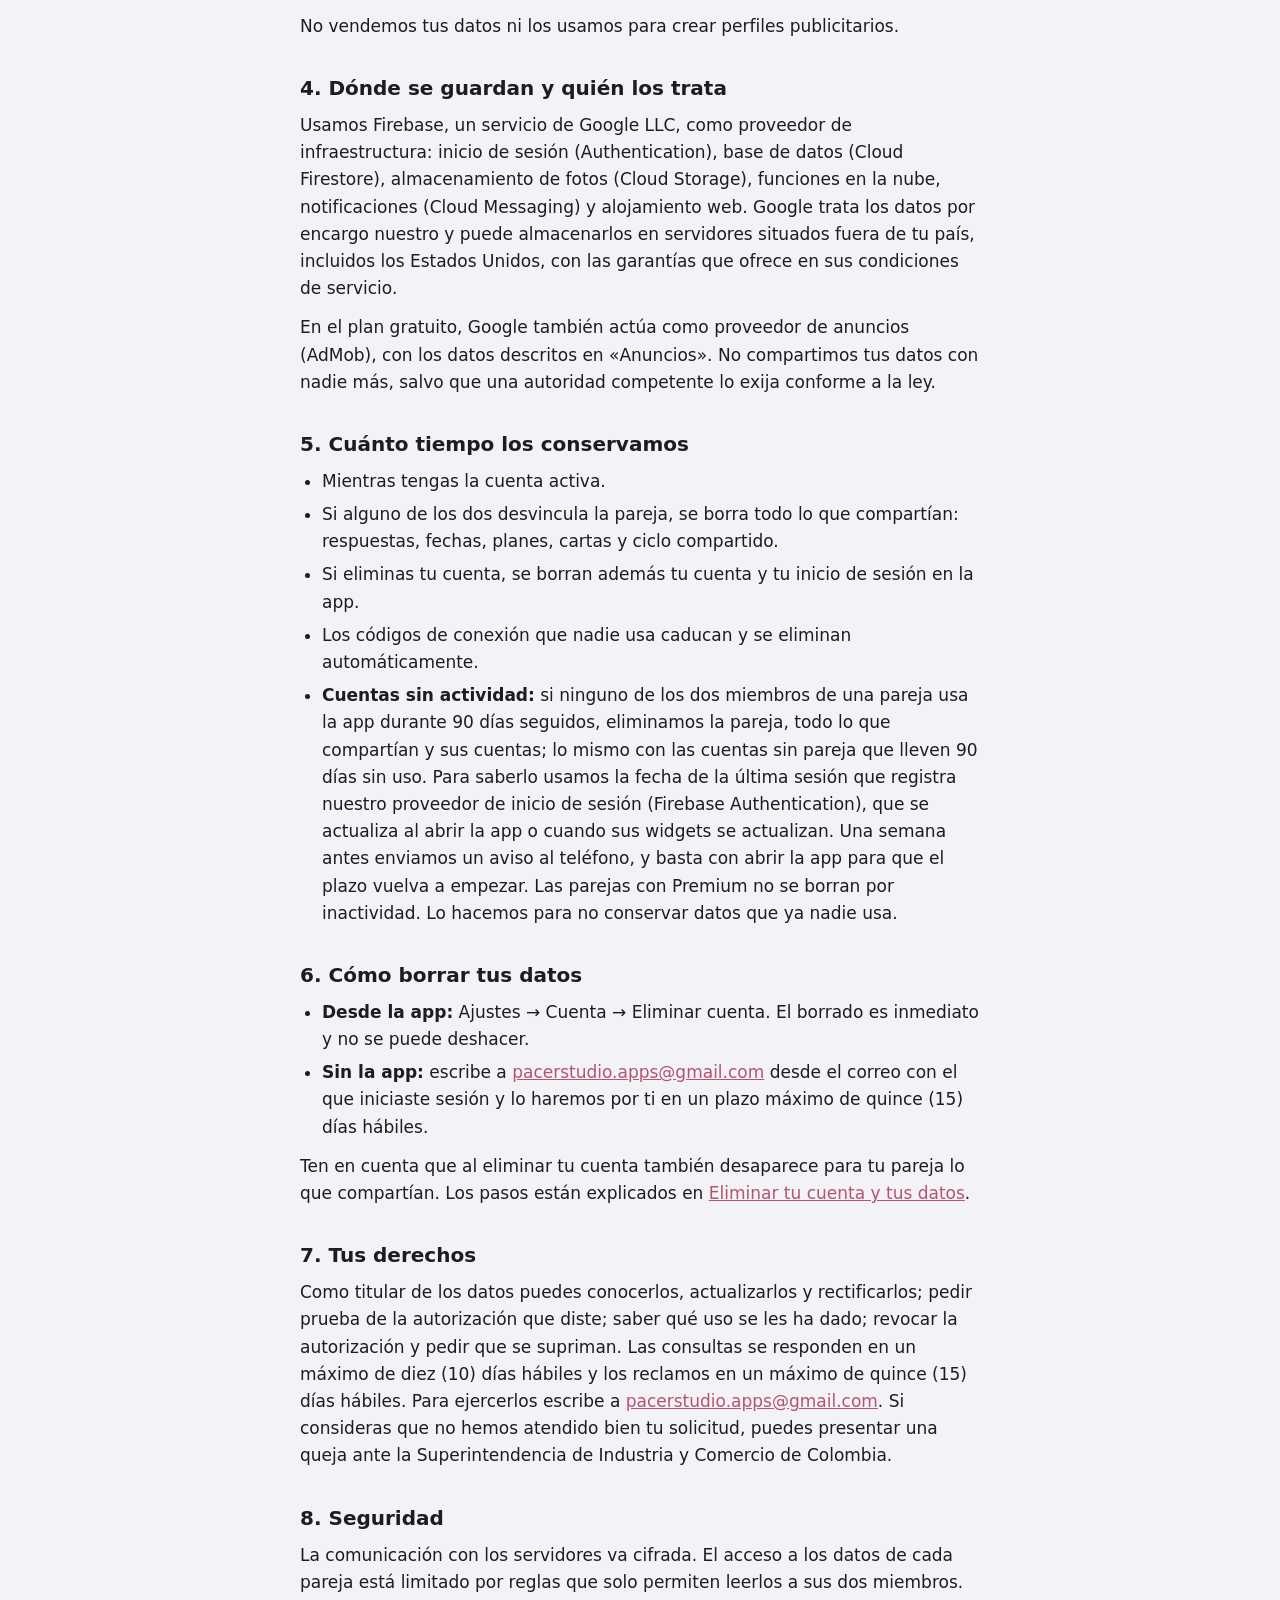
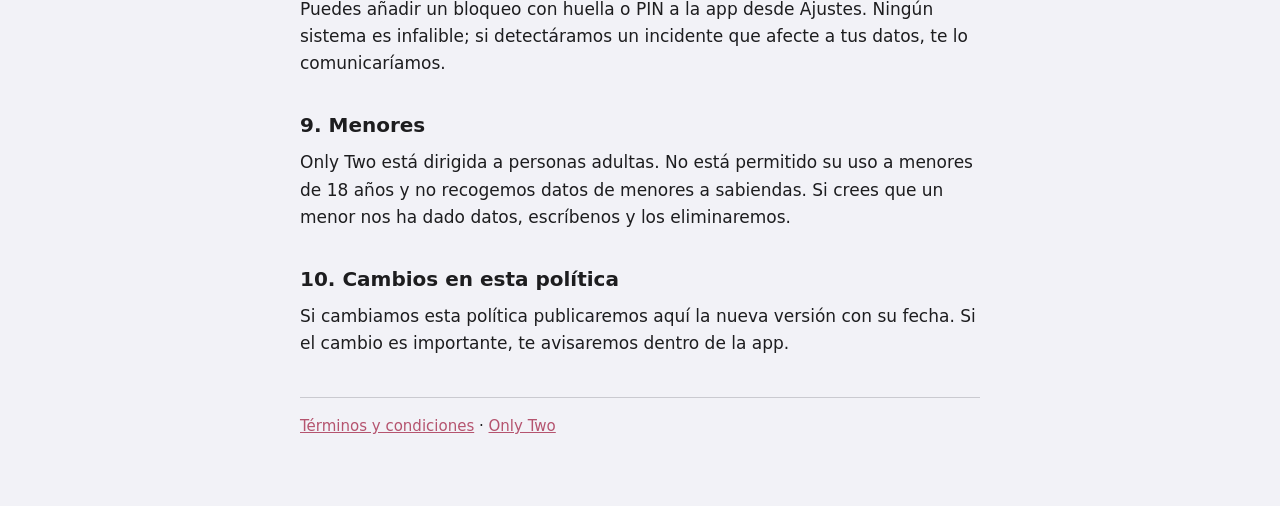
<file: onlytwo/privacidad.html>
<!doctype html>
<html lang="es">
<head>
<meta charset="utf-8">
<meta name="viewport" content="width=device-width, initial-scale=1">
<title>Política de privacidad · Only Two</title>
<link rel="stylesheet" href="legal.css">
</head>
<body>
<main>

<p class="app">Only Two</p>
<h1>Política de privacidad</h1>
<p class="date">Última actualización: 15 de octubre de 2026</p>

<p>Only Two es una aplicación para parejas: se conectan con un código, responden preguntas por separado y comparten fechas, planes y cartas. Esta política explica qué datos trata la app, para qué, dónde se guardan y cómo puedes borrarlos.</p>

<h2>1. Quién es el responsable</h2>
<p>El responsable del tratamiento es PACER Studio, nombre comercial de Jose Felipe Pacheco Cervantes, con domicilio en Colombia. Esta política se rige por la Ley 1581 de 2012 de protección de datos personales y sus normas reglamentarias. Para cualquier consulta o solicitud sobre tus datos escribe a <a href="mailto:pacerstudio.apps@gmail.com">pacerstudio.apps@gmail.com</a>.</p>

<h2>2. Qué datos tratamos</h2>

<h3>Datos de tu cuenta</h3>
<ul>
  <li>Al iniciar sesión con Google recibimos tu nombre, tu correo electrónico y un identificador de usuario. No recibimos tu contraseña.</li>
  <li>El nombre con el que eliges aparecer ante tu pareja.</li>
</ul>

<h3>Datos que escriben tú y tu pareja</h3>
<ul>
  <li>Respuestas a las preguntas, las preguntas que se hacen el uno al otro, reacciones y elecciones en los juegos.</li>
  <li>La fecha desde la que están juntos y las fechas importantes que añadan.</li>
  <li>Planes y cartas para después.</li>
  <li>Los «latidos» que se envían: solo se guarda cuántos ha enviado cada uno ese día, para limitar su número.</li>
</ul>
<p>Estos datos los ven únicamente los dos miembros de la pareja. La respuesta de tu pareja a una pregunta solo se te muestra cuando tú también has respondido, y una carta para después solo puede leerla quien la recibe a partir de la fecha elegida.</p>

<h3>Ciclo menstrual (dato de salud, opcional)</h3>
<ul>
  <li>Solo existe si tú decides registrarlo: inicios de regla, duración del ciclo y duración de la regla.</li>
  <li>Por defecto se guarda únicamente en tu teléfono.</li>
  <li>Solo se envía a nuestros servidores si activas «Compartir con mi pareja». En ese caso lo ve tu pareja y nadie más. Si dejas de compartirlo, se borra del servidor.</li>
  <li>Solo tú puedes modificar o borrar tu ciclo. Las fechas y la ventana fértil que muestra la app son estimaciones y no constituyen consejo médico ni un método anticonceptivo.</li>
</ul>
<p>Los datos de salud son datos sensibles: no estás obligado a darlos y la app funciona igual sin ellos. Al activar la opción de compartir das tu autorización expresa para tratar este dato con esa única finalidad. Puedes revocarla en cualquier momento desactivándola.</p>

<h3>Ubicación aproximada (opcional)</h3>
<ul>
  <li>Solo se usa si activas «Compartir mi distancia», una función del plan Premium, y das el permiso de ubicación aproximada de tu teléfono.</li>
  <li>La app lee tu ubicación aproximada únicamente mientras la tienes abierta, nunca en segundo plano, y la redondea a una cuadrícula de alrededor de un kilómetro antes de guardarla. No guardamos tu ubicación exacta ni un historial de lugares.</li>
  <li>A tu pareja se le muestra solo la distancia en kilómetros entre los dos, no dónde estás.</li>
  <li>Puedes dejar de compartirla cuando quieras desde Ajustes; al hacerlo, tu ubicación se borra del servidor.</li>
</ul>

<h3>Foto (opcional)</h3>
<ul>
  <li>Con el plan Premium puedes poner una foto tuya en la app. Solo la eligen tú, desde el selector de fotos del sistema: la app no accede a tu galería ni a la cámara.</li>
  <li>Antes de subirla, la app la recorta y la reduce a una imagen pequeña (320 × 320 píxeles). Se guarda en Cloud Storage para Firebase y solo pueden verla tú y tu pareja.</li>
  <li>Puedes quitarla cuando quieras desde Ajustes; también se borra al desvincular la pareja o eliminar la cuenta.</li>
</ul>

<h3>Datos técnicos</h3>
<ul>
  <li>Un identificador de la instalación de la app, necesario para enviarte notificaciones.</li>
  <li>Tus preferencias (tema, sonidos, bloqueo), que se guardan en tu teléfono.</li>
</ul>

<h3>Anuncios (solo en el plan gratuito)</h3>
<ul>
  <li>En el plan gratuito la app muestra algunos anuncios de Google AdMob: uno a pantalla completa, como mucho cada quince minutos, al terminar un tema, y los que tú eliges ver para desbloquear una pregunta. No hay banners y nunca aparecen mientras respondes.</li>
  <li>Para mostrarlos, AdMob usa el identificador de publicidad de tu teléfono, datos técnicos del dispositivo y tu dirección IP. Según tu región y tu elección, los anuncios pueden ser personalizados o no; donde la ley lo exige, la app te pide antes tu consentimiento y puedes cambiarlo cuando quieras.</li>
  <li>Puedes restablecer o eliminar tu identificador de publicidad desde los ajustes de tu teléfono. AdMob no recibe tus respuestas, cartas, ciclo, fotos ni nada de lo que escriben tú y tu pareja.</li>
  <li>Con Premium no se muestra ningún anuncio. Más información: <a href="https://policies.google.com/technologies/ads?hl=es">cómo usa Google los datos en la publicidad</a>.</li>
</ul>

<h3>Lo que no tratamos</h3>
<ul>
  <li>No usamos herramientas de analítica. Fuera de los anuncios del plan gratuito, descritos arriba, no hay seguimiento publicitario.</li>
  <li>No accedemos a tus contactos, a tu galería (solo a la foto que tú eliges, si pones una), al micrófono ni a la cámara, ni a tu ubicación exacta.</li>
  <li>El bloqueo con huella lo gestiona tu teléfono: la app nunca recibe tu huella ni tu PIN.</li>
  <li>Las cartas para compartir por enlace llevan su texto dentro del propio enlace. No se guardan en nuestros servidores; quien tenga el enlace puede leerlas. La página de la carta se sirve desde Cloudflare Pages, que, como cualquier servidor web, recibe la dirección IP de quien la abre, pero no el texto de la carta.</li>
</ul>

<h2>3. Para qué usamos los datos</h2>
<ul>
  <li>Para prestar el servicio: identificarte, conectarte con tu pareja y mostrarles lo que comparten.</li>
  <li>Para enviarte los avisos que tengas activados.</li>
  <li>Para atender tus solicitudes y cumplir obligaciones legales.</li>
</ul>
<p>No vendemos tus datos ni los usamos para crear perfiles publicitarios.</p>

<h2>4. Dónde se guardan y quién los trata</h2>
<p>Usamos Firebase, un servicio de Google LLC, como proveedor de infraestructura: inicio de sesión (Authentication), base de datos (Cloud Firestore), almacenamiento de fotos (Cloud Storage), funciones en la nube, notificaciones (Cloud Messaging) y alojamiento web. Google trata los datos por encargo nuestro y puede almacenarlos en servidores situados fuera de tu país, incluidos los Estados Unidos, con las garantías que ofrece en sus condiciones de servicio.</p>
<p>En el plan gratuito, Google también actúa como proveedor de anuncios (AdMob), con los datos descritos en «Anuncios». No compartimos tus datos con nadie más, salvo que una autoridad competente lo exija conforme a la ley.</p>

<h2>5. Cuánto tiempo los conservamos</h2>
<ul>
  <li>Mientras tengas la cuenta activa.</li>
  <li>Si alguno de los dos desvincula la pareja, se borra todo lo que compartían: respuestas, fechas, planes, cartas y ciclo compartido.</li>
  <li>Si eliminas tu cuenta, se borran además tu cuenta y tu inicio de sesión en la app.</li>
  <li>Los códigos de conexión que nadie usa caducan y se eliminan automáticamente.</li>
  <li><strong>Cuentas sin actividad:</strong> si ninguno de los dos miembros de una pareja usa la app durante 90 días seguidos, eliminamos la pareja, todo lo que compartían y sus cuentas; lo mismo con las cuentas sin pareja que lleven 90 días sin uso. Para saberlo usamos la fecha de la última sesión que registra nuestro proveedor de inicio de sesión (Firebase Authentication), que se actualiza al abrir la app o cuando sus widgets se actualizan. Una semana antes enviamos un aviso al teléfono, y basta con abrir la app para que el plazo vuelva a empezar. Las parejas con Premium no se borran por inactividad. Lo hacemos para no conservar datos que ya nadie usa.</li>
</ul>

<h2>6. Cómo borrar tus datos</h2>
<ul>
  <li><strong>Desde la app:</strong> Ajustes → Cuenta → Eliminar cuenta. El borrado es inmediato y no se puede deshacer.</li>
  <li><strong>Sin la app:</strong> escribe a <a href="mailto:pacerstudio.apps@gmail.com">pacerstudio.apps@gmail.com</a> desde el correo con el que iniciaste sesión y lo haremos por ti en un plazo máximo de quince (15) días hábiles.</li>
</ul>
<p>Ten en cuenta que al eliminar tu cuenta también desaparece para tu pareja lo que compartían. Los pasos están explicados en <a href="eliminar-cuenta.html">Eliminar tu cuenta y tus datos</a>.</p>

<h2>7. Tus derechos</h2>
<p>Como titular de los datos puedes conocerlos, actualizarlos y rectificarlos; pedir prueba de la autorización que diste; saber qué uso se les ha dado; revocar la autorización y pedir que se supriman. Las consultas se responden en un máximo de diez (10) días hábiles y los reclamos en un máximo de quince (15) días hábiles. Para ejercerlos escribe a <a href="mailto:pacerstudio.apps@gmail.com">pacerstudio.apps@gmail.com</a>. Si consideras que no hemos atendido bien tu solicitud, puedes presentar una queja ante la Superintendencia de Industria y Comercio de Colombia.</p>

<h2>8. Seguridad</h2>
<p>La comunicación con los servidores va cifrada. El acceso a los datos de cada pareja está limitado por reglas que solo permiten leerlos a sus dos miembros. Puedes añadir un bloqueo con huella o PIN a la app desde Ajustes. Ningún sistema es infalible; si detectáramos un incidente que afecte a tus datos, te lo comunicaríamos.</p>

<h2>9. Menores</h2>
<p>Only Two está dirigida a personas adultas. No está permitido su uso a menores de 18 años y no recogemos datos de menores a sabiendas. Si crees que un menor nos ha dado datos, escríbenos y los eliminaremos.</p>

<h2>10. Cambios en esta política</h2>
<p>Si cambiamos esta política publicaremos aquí la nueva versión con su fecha. Si el cambio es importante, te avisaremos dentro de la app.</p>

<p class="foot"><a href="terminos.html">Términos y condiciones</a> · <a href="./">Only Two</a></p>

</main>
</body>
</html>
</file>
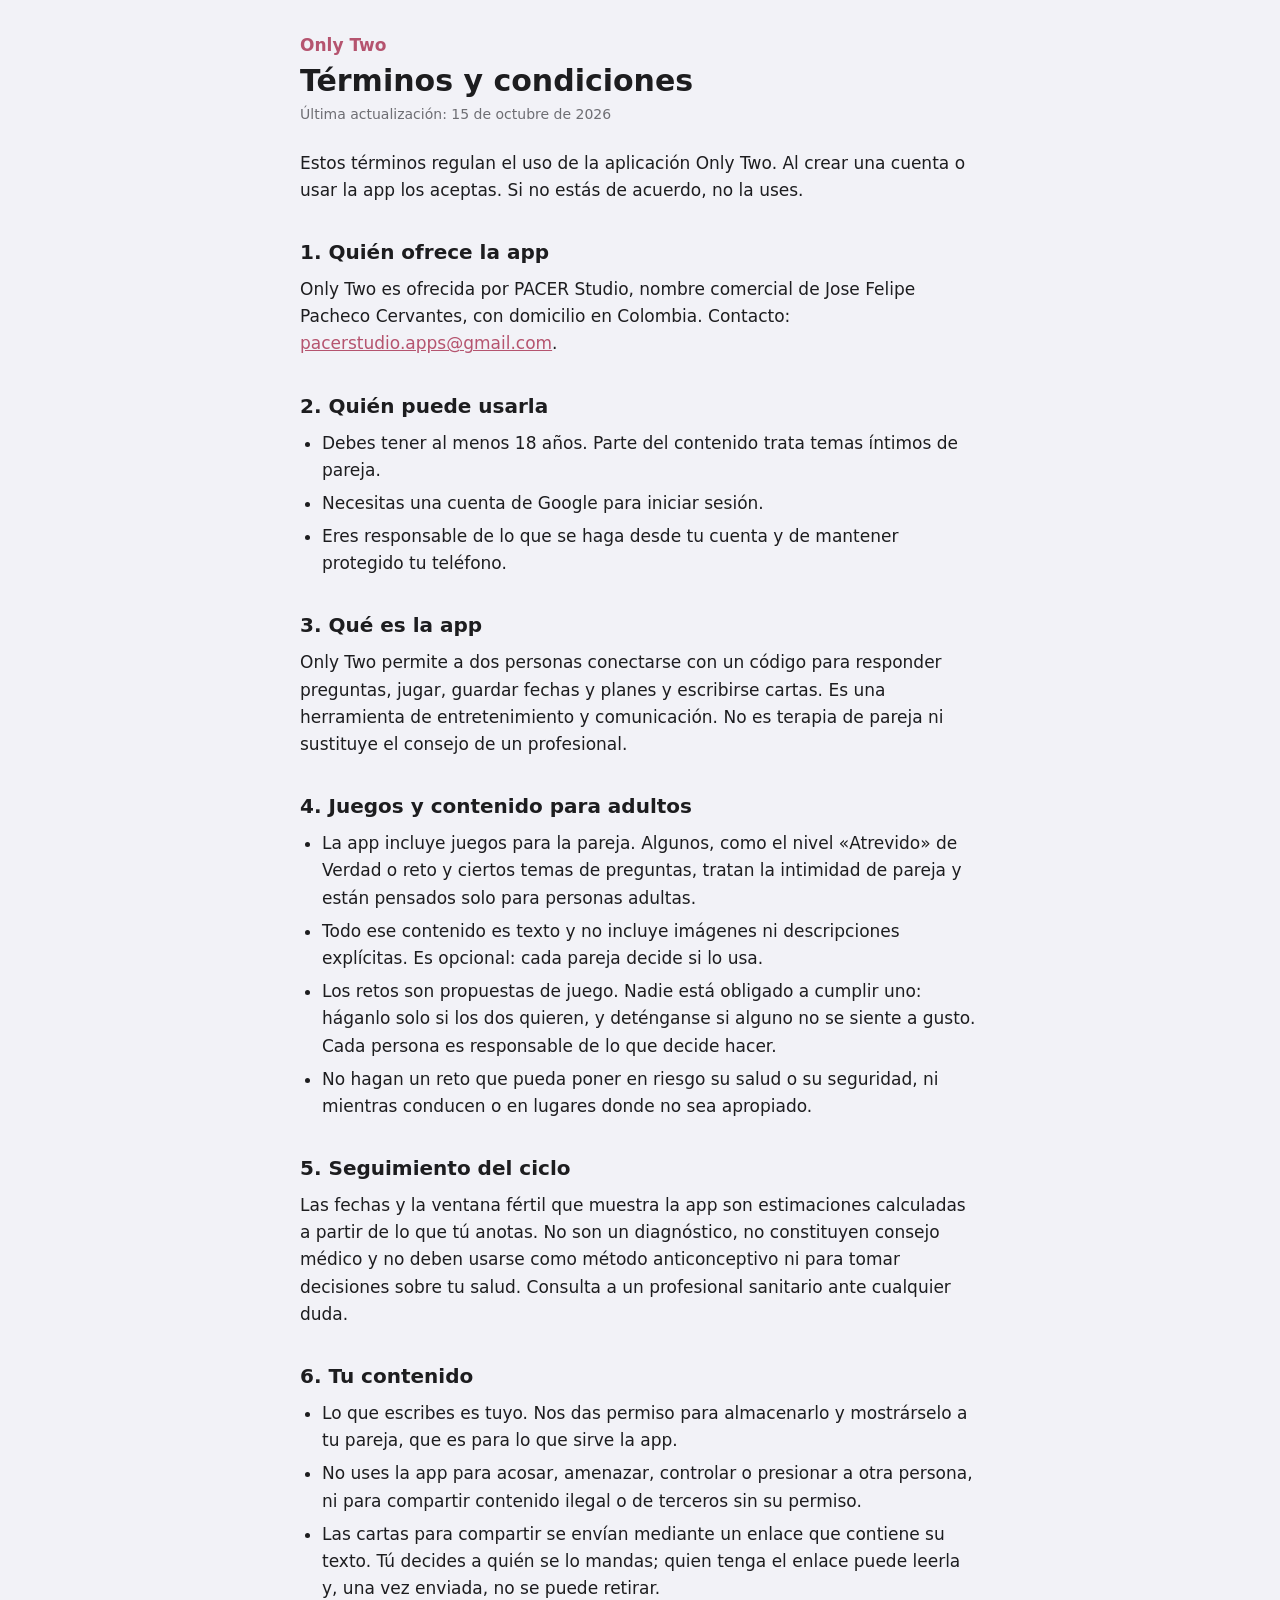
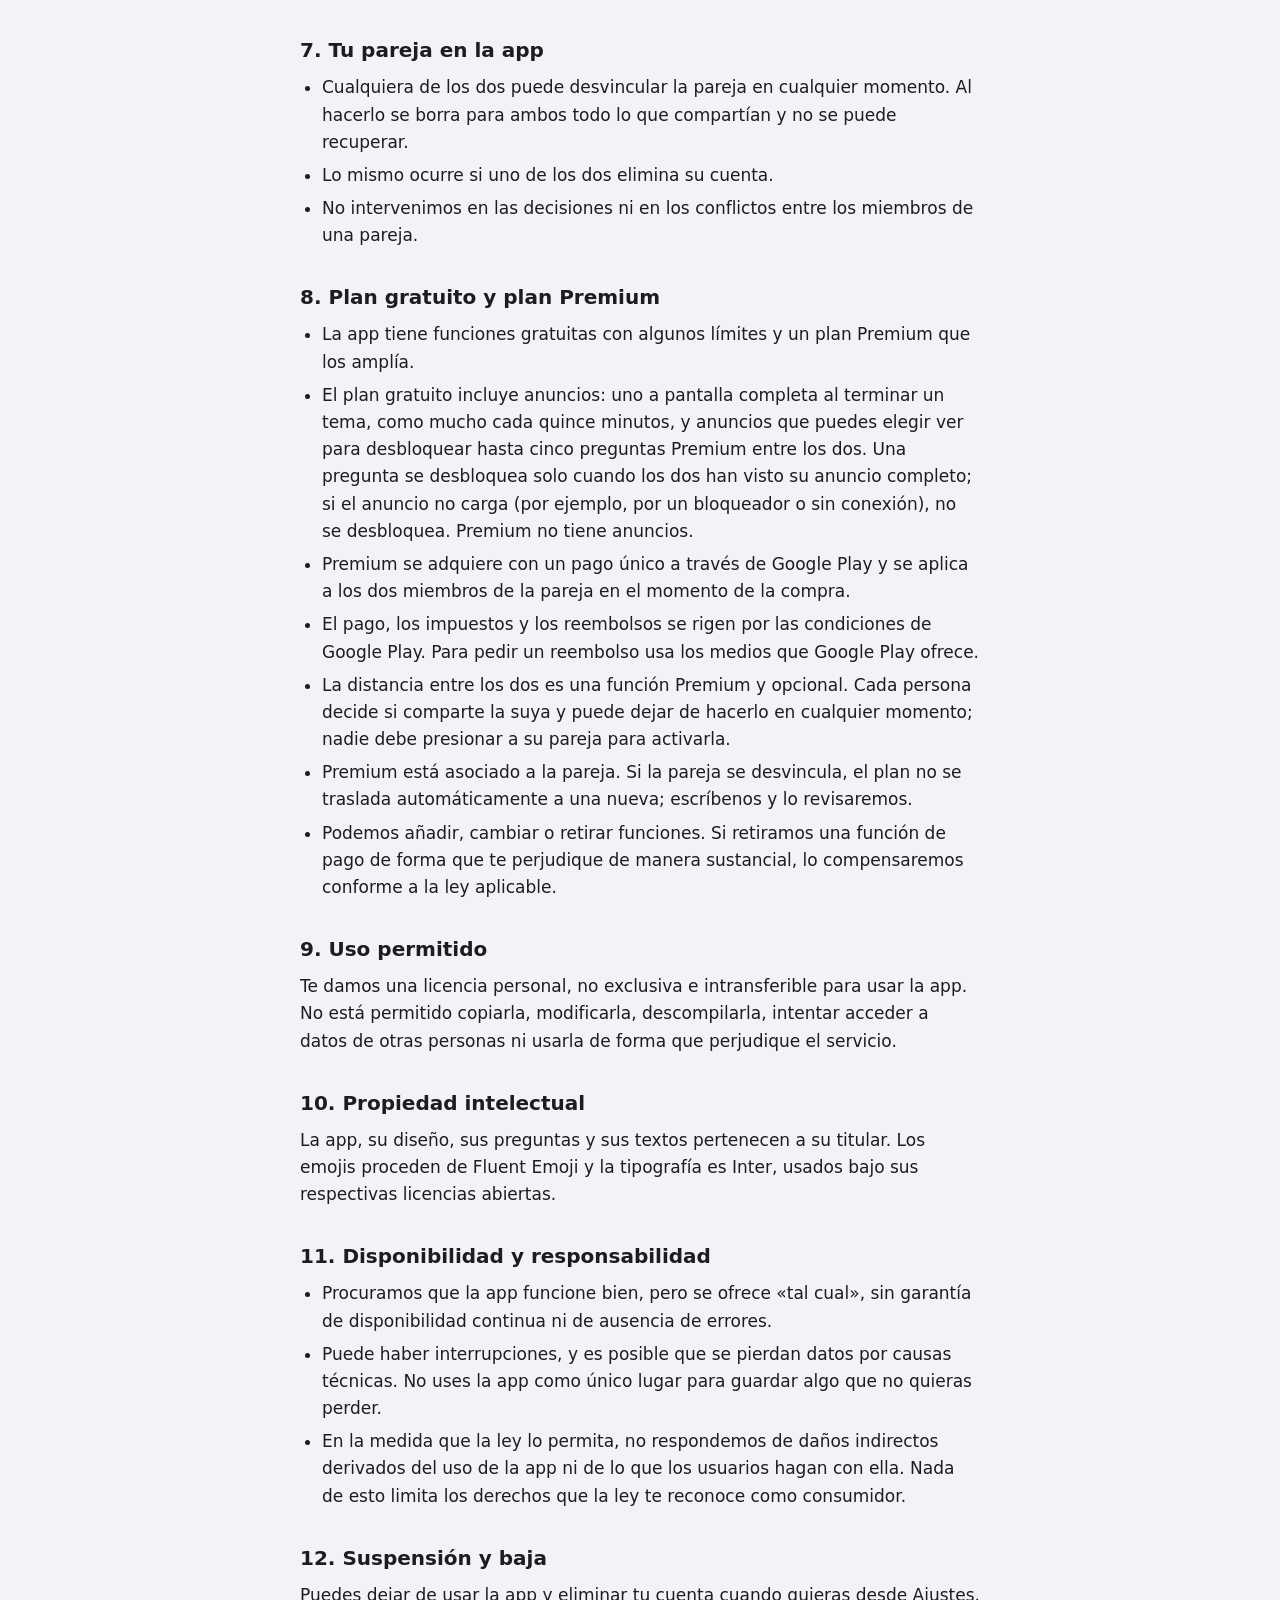
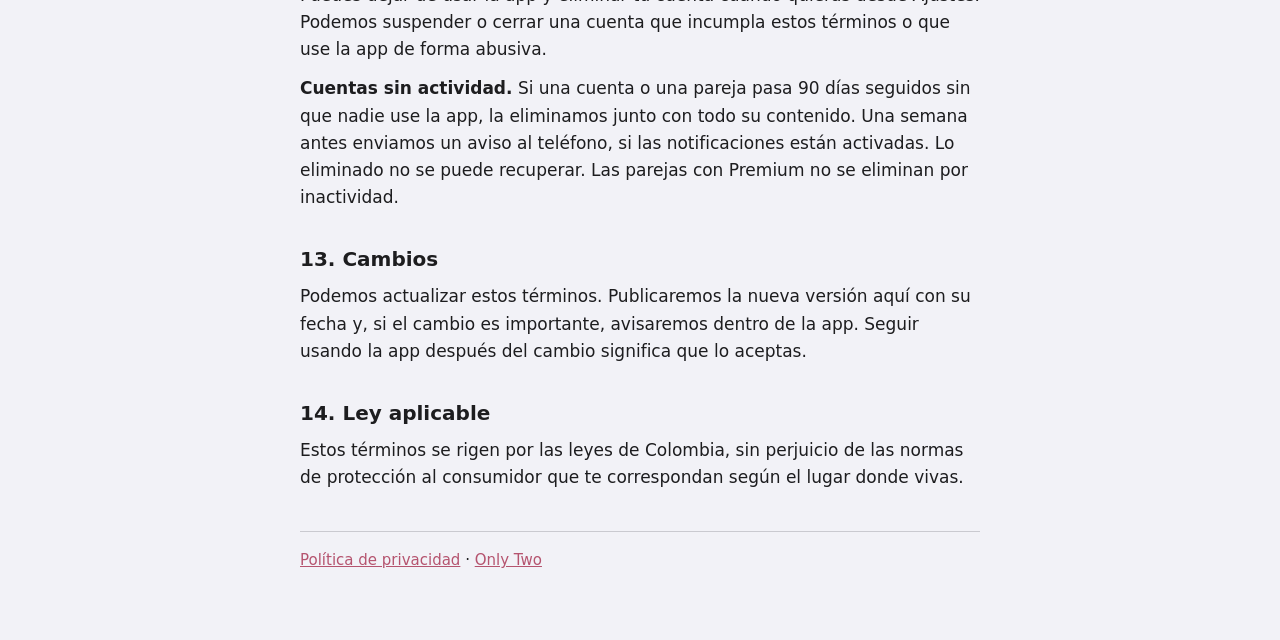
<file: onlytwo/terminos.html>
<!doctype html>
<html lang="es">
<head>
<meta charset="utf-8">
<meta name="viewport" content="width=device-width, initial-scale=1">
<title>Términos y condiciones · Only Two</title>
<link rel="stylesheet" href="legal.css">
</head>
<body>
<main>

<p class="app">Only Two</p>
<h1>Términos y condiciones</h1>
<p class="date">Última actualización: 15 de octubre de 2026</p>

<p>Estos términos regulan el uso de la aplicación Only Two. Al crear una cuenta o usar la app los aceptas. Si no estás de acuerdo, no la uses.</p>

<h2>1. Quién ofrece la app</h2>
<p>Only Two es ofrecida por PACER Studio, nombre comercial de Jose Felipe Pacheco Cervantes, con domicilio en Colombia. Contacto: <a href="mailto:pacerstudio.apps@gmail.com">pacerstudio.apps@gmail.com</a>.</p>

<h2>2. Quién puede usarla</h2>
<ul>
  <li>Debes tener al menos 18 años. Parte del contenido trata temas íntimos de pareja.</li>
  <li>Necesitas una cuenta de Google para iniciar sesión.</li>
  <li>Eres responsable de lo que se haga desde tu cuenta y de mantener protegido tu teléfono.</li>
</ul>

<h2>3. Qué es la app</h2>
<p>Only Two permite a dos personas conectarse con un código para responder preguntas, jugar, guardar fechas y planes y escribirse cartas. Es una herramienta de entretenimiento y comunicación. No es terapia de pareja ni sustituye el consejo de un profesional.</p>

<h2>4. Juegos y contenido para adultos</h2>
<ul>
  <li>La app incluye juegos para la pareja. Algunos, como el nivel «Atrevido» de Verdad o reto y ciertos temas de preguntas, tratan la intimidad de pareja y están pensados solo para personas adultas.</li>
  <li>Todo ese contenido es texto y no incluye imágenes ni descripciones explícitas. Es opcional: cada pareja decide si lo usa.</li>
  <li>Los retos son propuestas de juego. Nadie está obligado a cumplir uno: háganlo solo si los dos quieren, y deténganse si alguno no se siente a gusto. Cada persona es responsable de lo que decide hacer.</li>
  <li>No hagan un reto que pueda poner en riesgo su salud o su seguridad, ni mientras conducen o en lugares donde no sea apropiado.</li>
</ul>

<h2>5. Seguimiento del ciclo</h2>
<p>Las fechas y la ventana fértil que muestra la app son estimaciones calculadas a partir de lo que tú anotas. No son un diagnóstico, no constituyen consejo médico y no deben usarse como método anticonceptivo ni para tomar decisiones sobre tu salud. Consulta a un profesional sanitario ante cualquier duda.</p>

<h2>6. Tu contenido</h2>
<ul>
  <li>Lo que escribes es tuyo. Nos das permiso para almacenarlo y mostrárselo a tu pareja, que es para lo que sirve la app.</li>
  <li>No uses la app para acosar, amenazar, controlar o presionar a otra persona, ni para compartir contenido ilegal o de terceros sin su permiso.</li>
  <li>Las cartas para compartir se envían mediante un enlace que contiene su texto. Tú decides a quién se lo mandas; quien tenga el enlace puede leerla y, una vez enviada, no se puede retirar.</li>
</ul>

<h2>7. Tu pareja en la app</h2>
<ul>
  <li>Cualquiera de los dos puede desvincular la pareja en cualquier momento. Al hacerlo se borra para ambos todo lo que compartían y no se puede recuperar.</li>
  <li>Lo mismo ocurre si uno de los dos elimina su cuenta.</li>
  <li>No intervenimos en las decisiones ni en los conflictos entre los miembros de una pareja.</li>
</ul>

<h2>8. Plan gratuito y plan Premium</h2>
<ul>
  <li>La app tiene funciones gratuitas con algunos límites y un plan Premium que los amplía.</li>
  <li>El plan gratuito incluye anuncios: uno a pantalla completa al terminar un tema, como mucho cada quince minutos, y anuncios que puedes elegir ver para desbloquear hasta cinco preguntas Premium entre los dos. Una pregunta se desbloquea solo cuando los dos han visto su anuncio completo; si el anuncio no carga (por ejemplo, por un bloqueador o sin conexión), no se desbloquea. Premium no tiene anuncios.</li>
  <li>Premium se adquiere con un pago único a través de Google Play y se aplica a los dos miembros de la pareja en el momento de la compra.</li>
  <li>El pago, los impuestos y los reembolsos se rigen por las condiciones de Google Play. Para pedir un reembolso usa los medios que Google Play ofrece.</li>
  <li>La distancia entre los dos es una función Premium y opcional. Cada persona decide si comparte la suya y puede dejar de hacerlo en cualquier momento; nadie debe presionar a su pareja para activarla.</li>
  <li>Premium está asociado a la pareja. Si la pareja se desvincula, el plan no se traslada automáticamente a una nueva; escríbenos y lo revisaremos.</li>
  <li>Podemos añadir, cambiar o retirar funciones. Si retiramos una función de pago de forma que te perjudique de manera sustancial, lo compensaremos conforme a la ley aplicable.</li>
</ul>

<h2>9. Uso permitido</h2>
<p>Te damos una licencia personal, no exclusiva e intransferible para usar la app. No está permitido copiarla, modificarla, descompilarla, intentar acceder a datos de otras personas ni usarla de forma que perjudique el servicio.</p>

<h2>10. Propiedad intelectual</h2>
<p>La app, su diseño, sus preguntas y sus textos pertenecen a su titular. Los emojis proceden de Fluent Emoji y la tipografía es Inter, usados bajo sus respectivas licencias abiertas.</p>

<h2>11. Disponibilidad y responsabilidad</h2>
<ul>
  <li>Procuramos que la app funcione bien, pero se ofrece «tal cual», sin garantía de disponibilidad continua ni de ausencia de errores.</li>
  <li>Puede haber interrupciones, y es posible que se pierdan datos por causas técnicas. No uses la app como único lugar para guardar algo que no quieras perder.</li>
  <li>En la medida que la ley lo permita, no respondemos de daños indirectos derivados del uso de la app ni de lo que los usuarios hagan con ella. Nada de esto limita los derechos que la ley te reconoce como consumidor.</li>
</ul>

<h2>12. Suspensión y baja</h2>
<p>Puedes dejar de usar la app y eliminar tu cuenta cuando quieras desde Ajustes. Podemos suspender o cerrar una cuenta que incumpla estos términos o que use la app de forma abusiva.</p>
<p><strong>Cuentas sin actividad.</strong> Si una cuenta o una pareja pasa 90 días seguidos sin que nadie use la app, la eliminamos junto con todo su contenido. Una semana antes enviamos un aviso al teléfono, si las notificaciones están activadas. Lo eliminado no se puede recuperar. Las parejas con Premium no se eliminan por inactividad.</p>

<h2>13. Cambios</h2>
<p>Podemos actualizar estos términos. Publicaremos la nueva versión aquí con su fecha y, si el cambio es importante, avisaremos dentro de la app. Seguir usando la app después del cambio significa que lo aceptas.</p>

<h2>14. Ley aplicable</h2>
<p>Estos términos se rigen por las leyes de Colombia, sin perjuicio de las normas de protección al consumidor que te correspondan según el lugar donde vivas.</p>

<p class="foot"><a href="privacidad.html">Política de privacidad</a> · <a href="./">Only Two</a></p>

</main>
</body>
</html>
</file>
<file: onlytwo/legal.css>
/* Páginas legales de Only Two. */
:root{color-scheme:light dark;--bg:#F2F2F7;--paper:#fff;--ink:#1D1D1F;--soft:#6E6E73;--accent:#B5546F;--mark:#FBEAF0}
@media (prefers-color-scheme:dark){:root{--bg:#0B0709;--paper:#1B1418;--ink:#F5F5F7;--soft:#98989F;--accent:#E58AA3;--mark:#3A2129}}
*{box-sizing:border-box}
body{margin:0;background:var(--bg);color:var(--ink);font:17px/1.6 system-ui,-apple-system,"Segoe UI",Roboto,sans-serif}
main{max-width:720px;margin:0 auto;padding:32px 20px 56px}
.app{color:var(--accent);font-weight:600;margin:0}
h1{font-size:30px;line-height:1.2;margin:4px 0 4px}
.date{color:var(--soft);font-size:14px;margin:0 0 24px}
h2{font-size:20px;margin:32px 0 8px}
h3{font-size:17px;margin:20px 0 4px}
p,ul{margin:0 0 12px}
ul{padding-left:22px}
li{margin-bottom:6px}
a{color:var(--accent)}
mark{background:var(--mark);color:inherit;padding:1px 5px;border-radius:5px}
.foot{margin-top:40px;padding-top:16px;border-top:1px solid color-mix(in srgb,var(--soft) 30%,transparent);font-size:15px}
</file>
